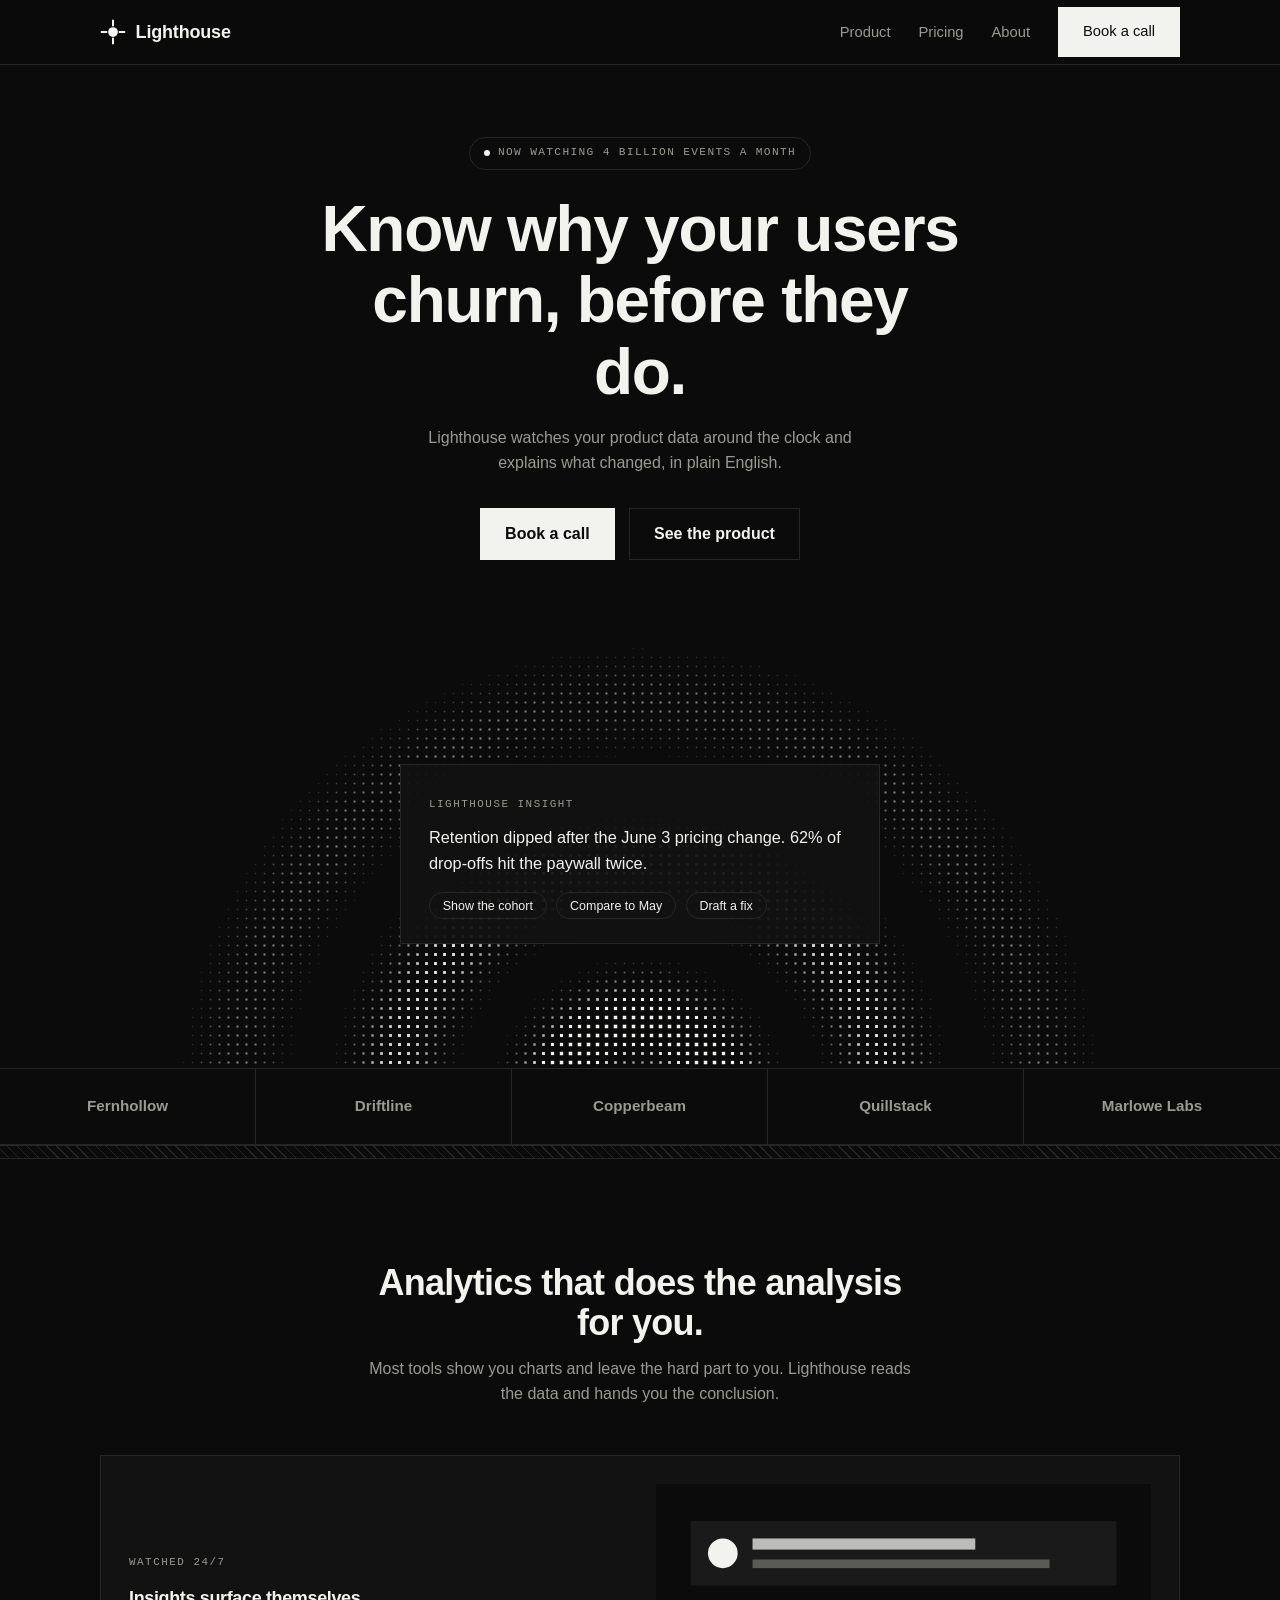
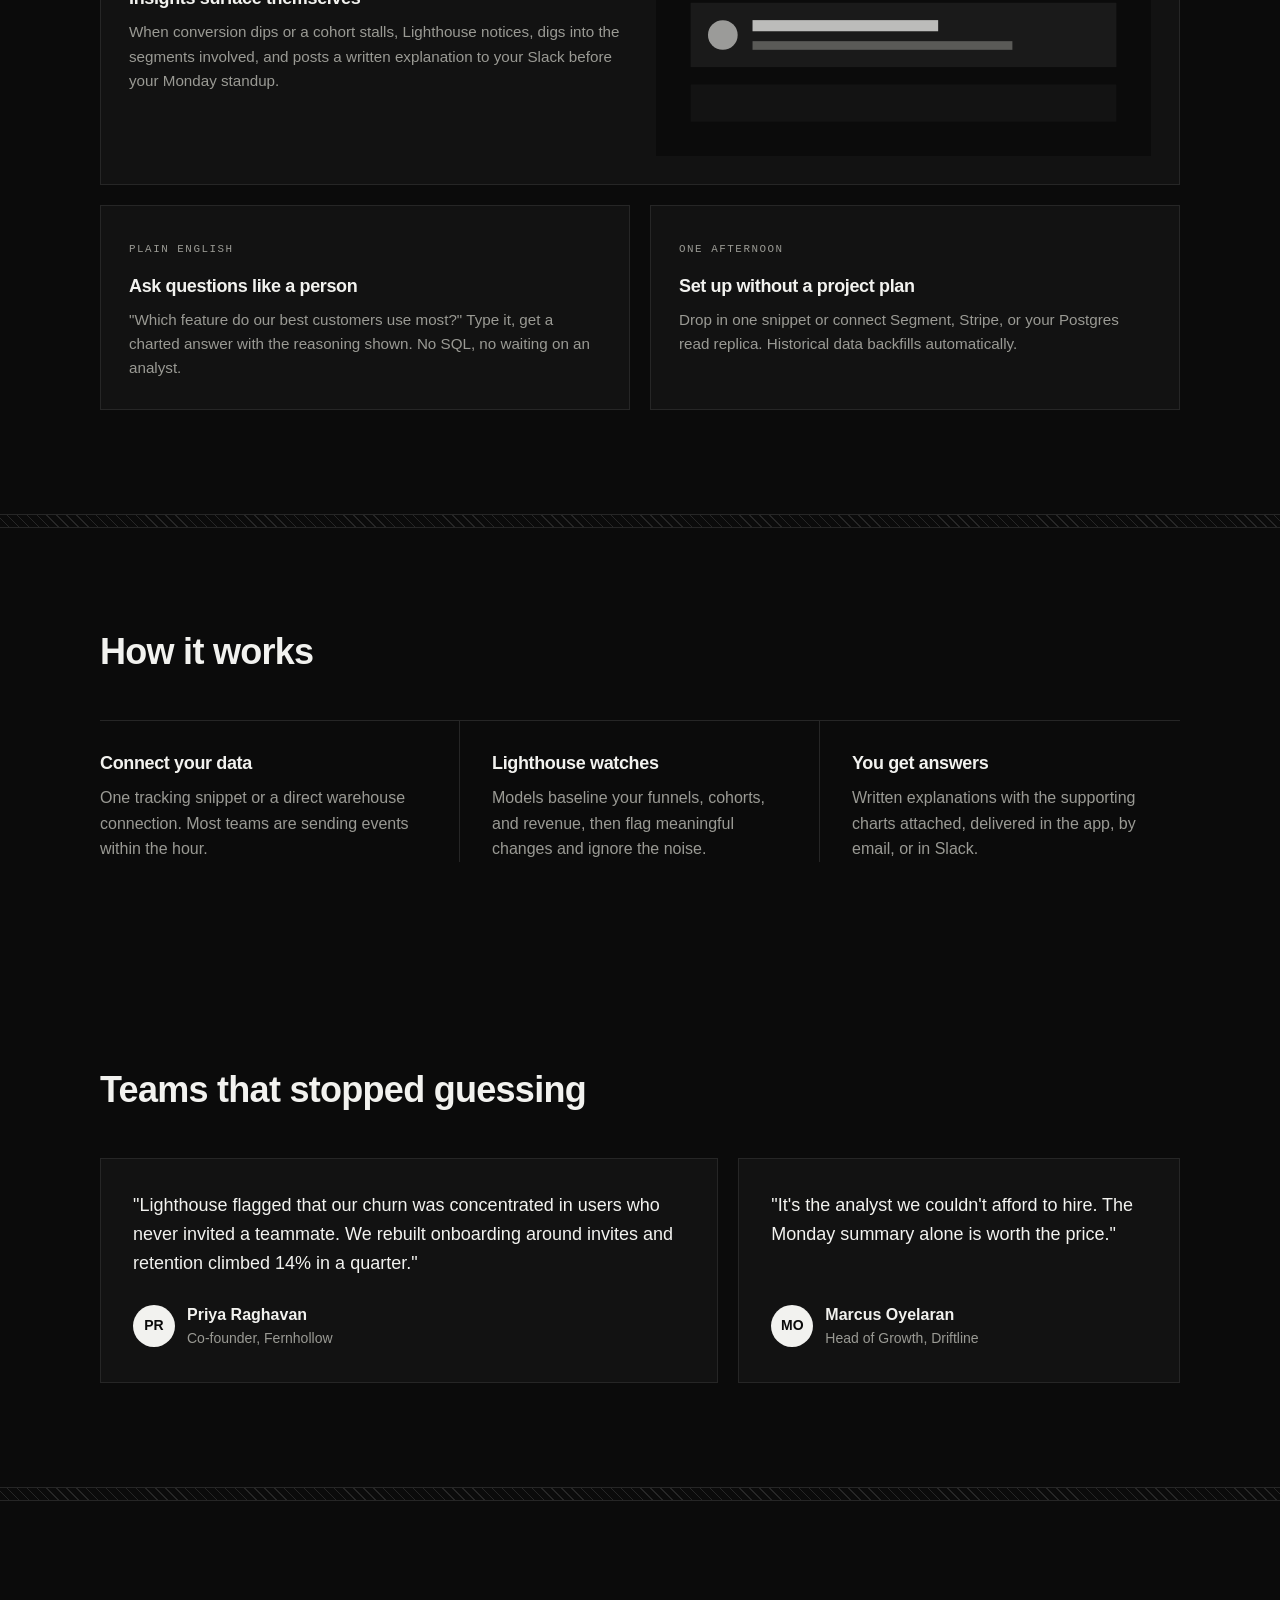
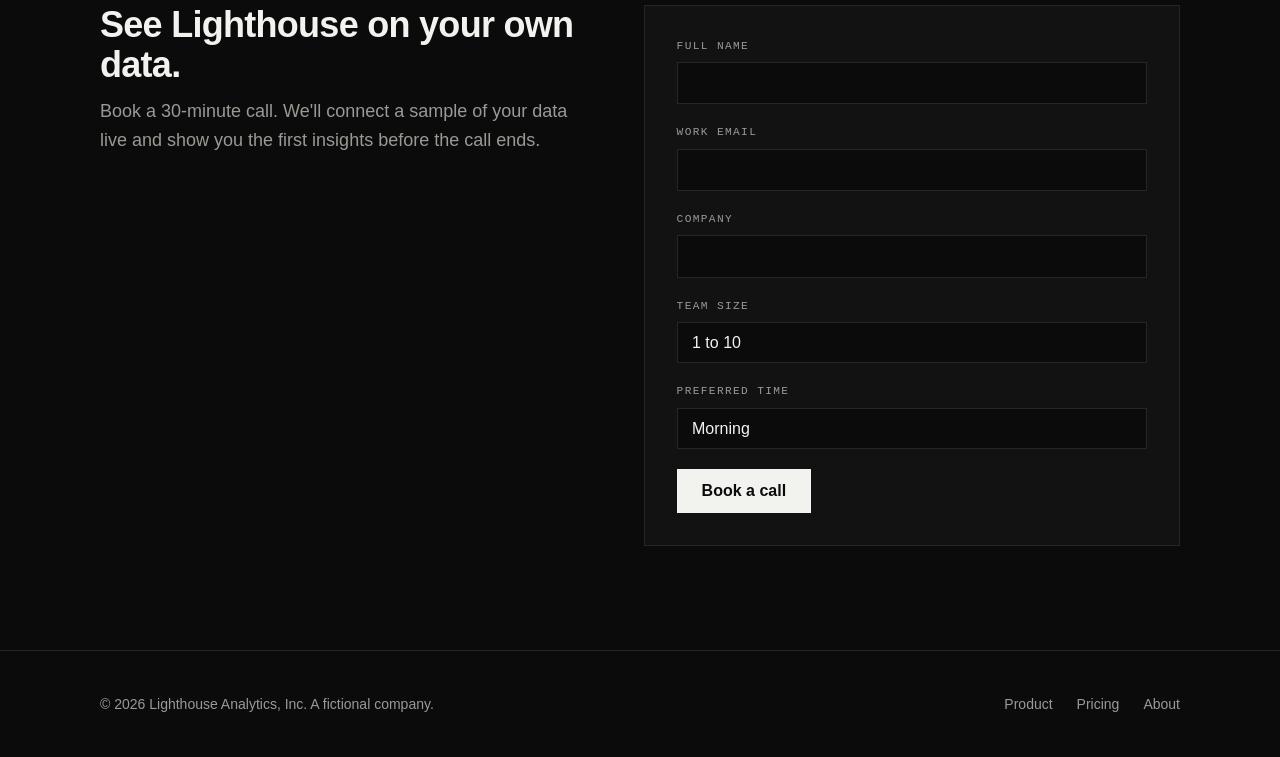
<file: index.html>
<!DOCTYPE html>
<html lang="en">
<head>
  <meta charset="UTF-8">
  <meta name="viewport" content="width=device-width, initial-scale=1.0">
  <title>Lighthouse | Product analytics that explains itself</title>
  <meta name="description" content="Lighthouse watches your product data and tells you why users convert, stall, or churn. Built for teams without a data team.">
  <link rel="stylesheet" href="css/style.css">
</head>
<body>

  <!-- ===== Navigation ===== -->
  <header class="site-nav">
    <div class="container">
      <a class="brand" href="index.html">
        <svg viewBox="0 0 32 32" fill="none" aria-hidden="true">
          <circle cx="16" cy="16" r="6" fill="#f2f2ef"/>
          <path d="M16 2v6M16 24v6M2 16h6M24 16h6" stroke="#f2f2ef" stroke-width="2.5" stroke-linecap="round"/>
        </svg>
        Lighthouse
      </a>
      <button class="nav-toggle" aria-expanded="false" aria-label="Toggle menu">&#9776;</button>
      <ul class="nav-links">
        <li><a href="product.html">Product</a></li>
        <li><a href="pricing.html">Pricing</a></li>
        <li><a href="about.html">About</a></li>
        <li><a class="btn" href="#book">Book a call</a></li>
      </ul>
    </div>
  </header>

  <!-- ===== Hero ===== -->
  <section class="hero">
    <span class="badge">Now watching 4 billion events a month</span>
    <h1>Know why your users churn, before they do.</h1>
    <p>Lighthouse watches your product data around the clock and explains what changed, in plain English.</p>
    <div class="hero-actions">
      <a class="btn" href="#book">Book a call</a>
      <a class="btn btn-ghost" href="product.html">See the product</a>
    </div>
    <div class="dome-wrap">
      <canvas id="dome" width="1120" height="460" aria-hidden="true"></canvas>
      <div class="insight-card">
        <span class="tag">Lighthouse insight</span>
        <p>Retention dipped after the June 3 pricing change. 62% of drop-offs hit the paywall twice.</p>
        <div class="chips">
          <button class="chip" type="button">Show the cohort</button>
          <button class="chip" type="button">Compare to May</button>
          <button class="chip" type="button">Draft a fix</button>
        </div>
      </div>
    </div>
  </section>

  <!-- ===== Logo strip ===== -->
  <div class="logo-strip">
    <span>Fernhollow</span>
    <span>Driftline</span>
    <span>Copperbeam</span>
    <span>Quillstack</span>
    <span>Marlowe Labs</span>
  </div>
  <div class="hatch" aria-hidden="true"></div>

  <!-- ===== Features ===== -->
  <section class="section">
    <div class="container">
      <div class="section-header centered reveal">
        <h2>Analytics that does the analysis for you.</h2>
        <p>Most tools show you charts and leave the hard part to you. Lighthouse reads the data and hands you the conclusion.</p>
      </div>
      <div class="feature-grid">
        <div class="card feature-wide reveal">
          <div>
            <span class="tag">Watched 24/7</span>
            <h3>Insights surface themselves</h3>
            <p>When conversion dips or a cohort stalls, Lighthouse notices, digs into the segments involved, and posts a written explanation to your Slack before your Monday standup.</p>
          </div>
          <div aria-hidden="true">
            <svg viewBox="0 0 400 220" xmlns="http://www.w3.org/2000/svg">
              <rect width="400" height="220" fill="#0b0b0b"/>
              <rect x="28" y="30" width="344" height="52" fill="#1a1a1a"/>
              <circle cx="54" cy="56" r="12" fill="#f2f2ef"/>
              <rect x="78" y="44" width="180" height="9" fill="#f2f2ef" opacity="0.75"/>
              <rect x="78" y="61" width="240" height="7" fill="#9a9a94" opacity="0.5"/>
              <rect x="28" y="96" width="344" height="52" fill="#1a1a1a"/>
              <circle cx="54" cy="122" r="12" fill="#f2f2ef" opacity="0.6"/>
              <rect x="78" y="110" width="150" height="9" fill="#f2f2ef" opacity="0.75"/>
              <rect x="78" y="127" width="210" height="7" fill="#9a9a94" opacity="0.5"/>
              <rect x="28" y="162" width="344" height="30" fill="#1a1a1a" opacity="0.6"/>
            </svg>
          </div>
        </div>
        <div class="card reveal">
          <span class="tag">Plain English</span>
          <h3>Ask questions like a person</h3>
          <p>"Which feature do our best customers use most?" Type it, get a charted answer with the reasoning shown. No SQL, no waiting on an analyst.</p>
        </div>
        <div class="card reveal">
          <span class="tag">One afternoon</span>
          <h3>Set up without a project plan</h3>
          <p>Drop in one snippet or connect Segment, Stripe, or your Postgres read replica. Historical data backfills automatically.</p>
        </div>
      </div>
    </div>
  </section>

  <div class="hatch" aria-hidden="true"></div>

  <!-- ===== How it works ===== -->
  <section class="section">
    <div class="container">
      <div class="section-header reveal">
        <h2>How it works</h2>
      </div>
      <div class="steps">
        <div class="step reveal">
          <h3>Connect your data</h3>
          <p>One tracking snippet or a direct warehouse connection. Most teams are sending events within the hour.</p>
        </div>
        <div class="step reveal">
          <h3>Lighthouse watches</h3>
          <p>Models baseline your funnels, cohorts, and revenue, then flag meaningful changes and ignore the noise.</p>
        </div>
        <div class="step reveal">
          <h3>You get answers</h3>
          <p>Written explanations with the supporting charts attached, delivered in the app, by email, or in Slack.</p>
        </div>
      </div>
    </div>
  </section>

  <!-- ===== Testimonials ===== -->
  <section class="section">
    <div class="container">
      <div class="section-header reveal">
        <h2>Teams that stopped guessing</h2>
      </div>
      <div class="quotes">
        <div class="quote reveal">
          <blockquote>"Lighthouse flagged that our churn was concentrated in users who never invited a teammate. We rebuilt onboarding around invites and retention climbed 14% in a quarter."</blockquote>
          <div class="who">
            <span class="avatar" aria-hidden="true">PR</span>
            <div>
              <div class="name">Priya Raghavan</div>
              <div class="role">Co-founder, Fernhollow</div>
            </div>
          </div>
        </div>
        <div class="quote reveal">
          <blockquote>"It's the analyst we couldn't afford to hire. The Monday summary alone is worth the price."</blockquote>
          <div class="who">
            <span class="avatar" aria-hidden="true">MO</span>
            <div>
              <div class="name">Marcus Oyelaran</div>
              <div class="role">Head of Growth, Driftline</div>
            </div>
          </div>
        </div>
      </div>
    </div>
  </section>

  <div class="hatch" aria-hidden="true"></div>

  <!-- ===== Booking form ===== -->
  <section class="section booking" id="book">
    <div class="container">
      <div class="reveal">
        <h2>See Lighthouse on your own data.</h2>
        <p class="lede">Book a 30-minute call. We'll connect a sample of your data live and show you the first insights before the call ends.</p>
      </div>
      <div class="booking-form reveal">
        <form id="booking-form" novalidate>
          <div class="field" data-required>
            <label for="bf-name">Full name</label>
            <input type="text" id="bf-name" name="name" autocomplete="name">
            <p class="error">Please enter your name.</p>
          </div>
          <div class="field" data-required>
            <label for="bf-email">Work email</label>
            <input type="email" id="bf-email" name="email" autocomplete="email">
            <p class="error">Please enter a valid email address.</p>
          </div>
          <div class="field" data-required>
            <label for="bf-company">Company</label>
            <input type="text" id="bf-company" name="company" autocomplete="organization">
            <p class="error">Please enter your company name.</p>
          </div>
          <div class="field">
            <label for="bf-size">Team size</label>
            <select id="bf-size" name="team-size">
              <option value="1-10">1 to 10</option>
              <option value="11-50">11 to 50</option>
              <option value="51-200">51 to 200</option>
              <option value="200+">More than 200</option>
            </select>
          </div>
          <div class="field">
            <label for="bf-time">Preferred time</label>
            <select id="bf-time" name="preferred-time">
              <option value="morning">Morning</option>
              <option value="afternoon">Afternoon</option>
              <option value="flexible">Flexible</option>
            </select>
          </div>
          <button type="submit" class="btn">Book a call</button>
        </form>
        <div class="form-success" role="status">
          <span class="glyph" aria-hidden="true">
            <svg viewBox="0 0 24 24" width="26" height="26" fill="none" stroke="currentColor" stroke-width="2.5" stroke-linecap="round" stroke-linejoin="round"><path d="M4 12l5 5L20 6"/></svg>
          </span>
          <h3>Request received</h3>
          <p>Thanks! We'll email you a few times that match your preference within one business day.</p>
        </div>
      </div>
    </div>
  </section>

  <!-- ===== Footer ===== -->
  <footer class="site-footer">
    <div class="container">
      <p>&copy; 2026 Lighthouse Analytics, Inc. A fictional company.</p>
      <ul class="footer-links">
        <li><a href="product.html">Product</a></li>
        <li><a href="pricing.html">Pricing</a></li>
        <li><a href="about.html">About</a></li>
      </ul>
    </div>
  </footer>

  <script src="js/main.js"></script>
</body>
</html>
</file>
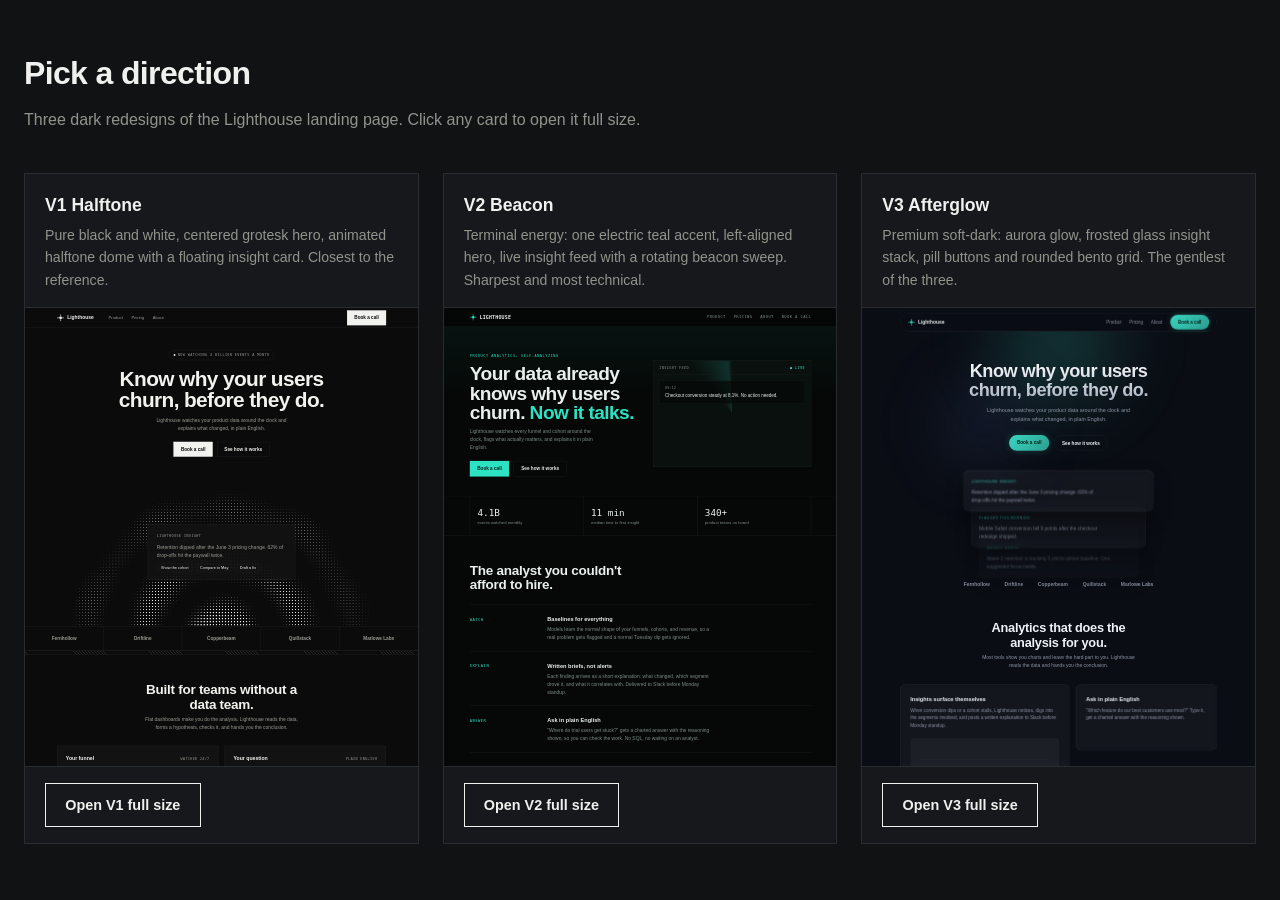
<file: redesign/index.html>
<!DOCTYPE html>
<html lang="en">
<head>
<meta charset="UTF-8">
<meta name="viewport" content="width=device-width, initial-scale=1.0">
<title>Lighthouse Redesign | Pick a direction</title>
<style>
  :root {
    --bg: #101214;
    --ink: #f0f0ee;
    --dim: #93938d;
    --line: #2a2d30;
  }
  * { box-sizing: border-box; }
  body { margin: 0; background: var(--bg); color: var(--ink); font-family: ui-sans-serif, -apple-system, "Segoe UI", Roboto, Arial, sans-serif; line-height: 1.6; }
  .container { max-width: 1400px; margin-inline: auto; padding: 3rem 1.5rem; }
  h1 { letter-spacing: -0.02em; margin: 0 0 0.5rem; }
  .sub { color: var(--dim); margin: 0 0 2.5rem; }
  .grid { display: grid; grid-template-columns: repeat(3, 1fr); gap: 1.5rem; }
  .option { border: 1px solid var(--line); background: #16181b; display: flex; flex-direction: column; min-width: 0; }
  .option h2 { font-size: 1.1rem; margin: 0; padding: 1.1rem 1.25rem 0.25rem; }
  .option p { color: var(--dim); font-size: 0.88rem; margin: 0; padding: 0 1.25rem 1rem; min-height: 3.6em; }
  /* Live scaled preview: a full desktop render squeezed into the card */
  .preview { position: relative; overflow: hidden; height: 460px; border-block: 1px solid var(--line); }
  .preview iframe {
    width: 1280px; height: 1650px; border: none;
    transform-origin: top left;
    pointer-events: none;
  }
  .preview a.cover { position: absolute; inset: 0; }
  .actions { padding: 1rem 1.25rem; }
  .actions a {
    display: inline-block; padding: 0.6rem 1.2rem; border: 1px solid var(--ink);
    color: var(--ink); text-decoration: none; font-weight: 600; font-size: 0.9rem;
  }
  .actions a:hover { background: var(--ink); color: var(--bg); }
  @media (max-width: 1000px) { .grid { grid-template-columns: 1fr; } }
</style>
</head>
<body>
<div class="container">
  <h1>Pick a direction</h1>
  <p class="sub">Three dark redesigns of the Lighthouse landing page. Click any card to open it full size.</p>
  <div class="grid">
    <div class="option">
      <h2>V1 Halftone</h2>
      <p>Pure black and white, centered grotesk hero, animated halftone dome with a floating insight card. Closest to the reference.</p>
      <div class="preview">
        <iframe src="v1.html" title="V1 Halftone preview" scrolling="no"></iframe>
        <a class="cover" href="v1.html" aria-label="Open V1 Halftone"></a>
      </div>
      <div class="actions"><a href="v1.html">Open V1 full size</a></div>
    </div>
    <div class="option">
      <h2>V2 Beacon</h2>
      <p>Terminal energy: one electric teal accent, left-aligned hero, live insight feed with a rotating beacon sweep. Sharpest and most technical.</p>
      <div class="preview">
        <iframe src="v2.html" title="V2 Beacon preview" scrolling="no"></iframe>
        <a class="cover" href="v2.html" aria-label="Open V2 Beacon"></a>
      </div>
      <div class="actions"><a href="v2.html">Open V2 full size</a></div>
    </div>
    <div class="option">
      <h2>V3 Afterglow</h2>
      <p>Premium soft-dark: aurora glow, frosted glass insight stack, pill buttons and rounded bento grid. The gentlest of the three.</p>
      <div class="preview">
        <iframe src="v3.html" title="V3 Afterglow preview" scrolling="no"></iframe>
        <a class="cover" href="v3.html" aria-label="Open V3 Afterglow"></a>
      </div>
      <div class="actions"><a href="v3.html">Open V3 full size</a></div>
    </div>
  </div>
</div>
<script>
// Fit each 1280px-wide iframe to its card, whatever the card's real width is.
function fitPreviews() {
  document.querySelectorAll(".preview").forEach((p) => {
    const frame = p.querySelector("iframe");
    const scale = p.clientWidth / 1280;
    frame.style.transform = "scale(" + scale + ")";
    frame.style.height = Math.ceil(p.clientHeight / scale) + "px";
  });
}
fitPreviews();
window.addEventListener("resize", fitPreviews);
</script>
</body>
</html>
</file>
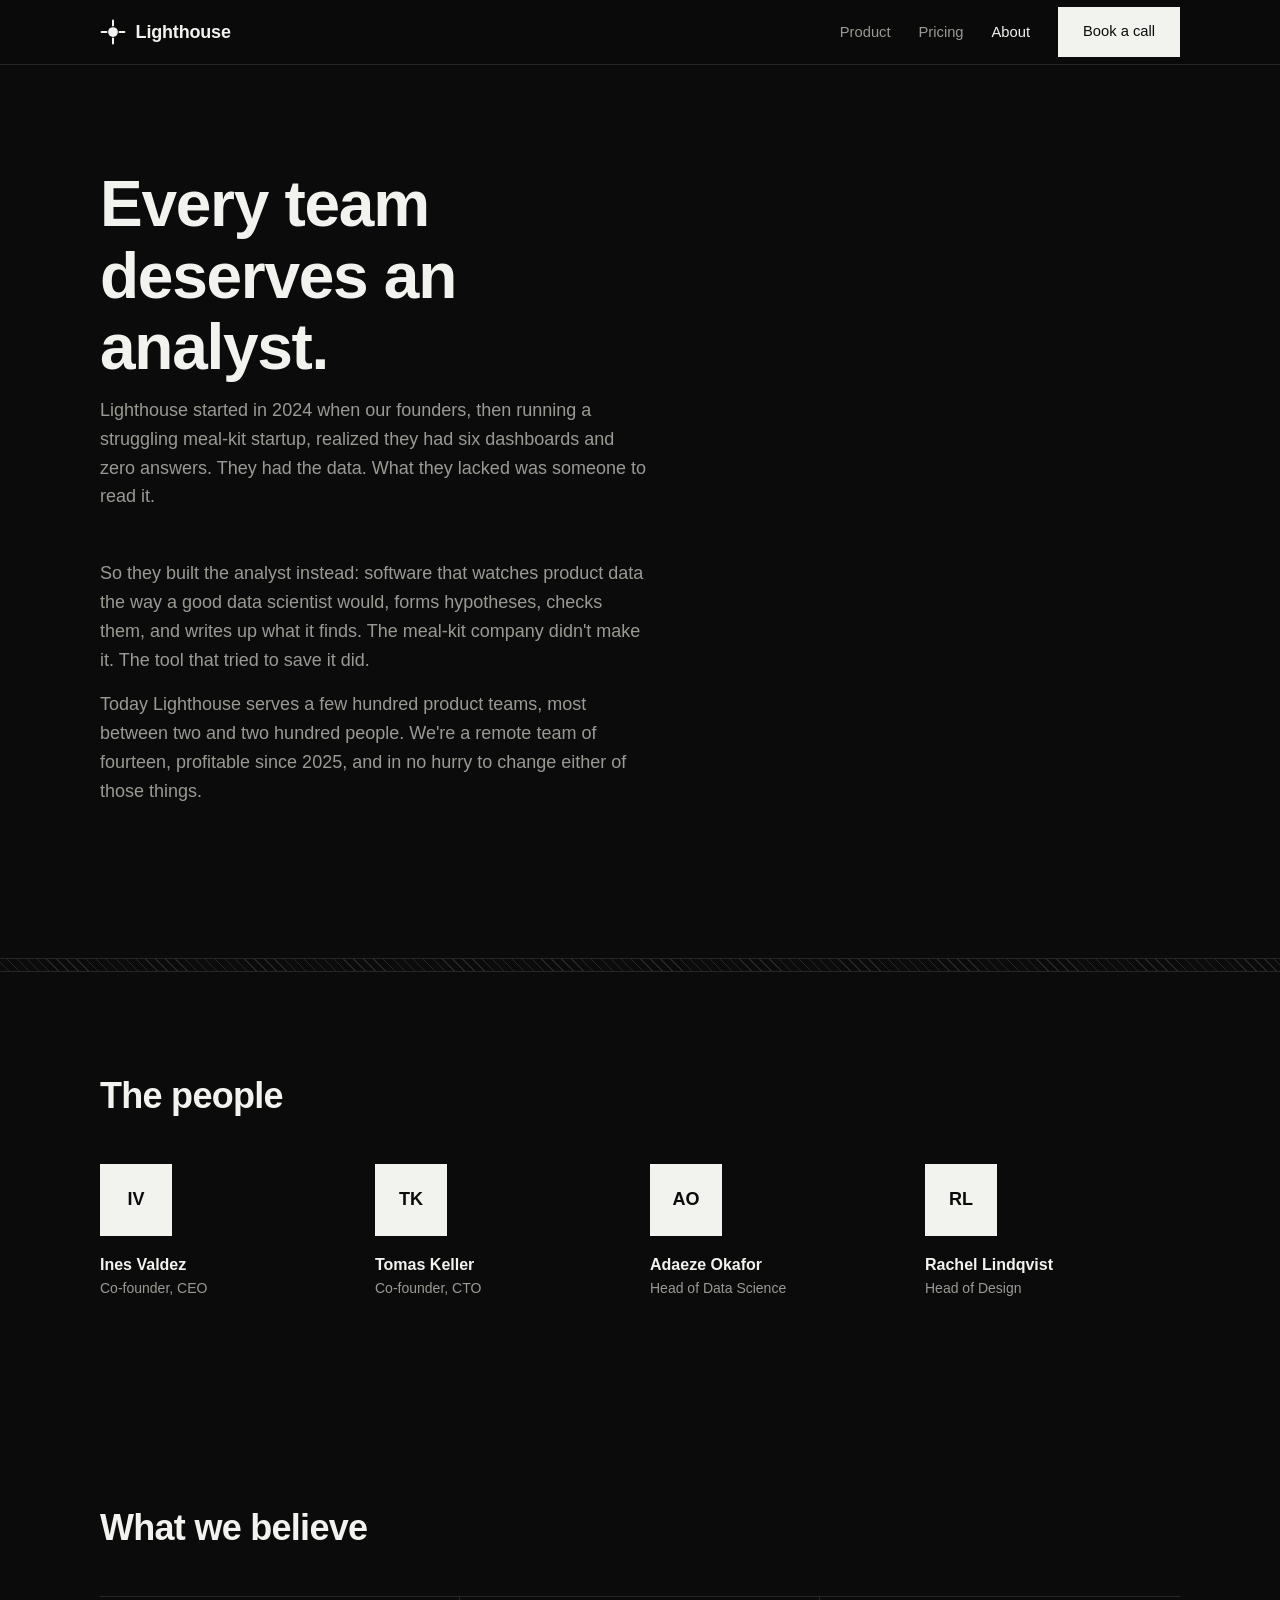
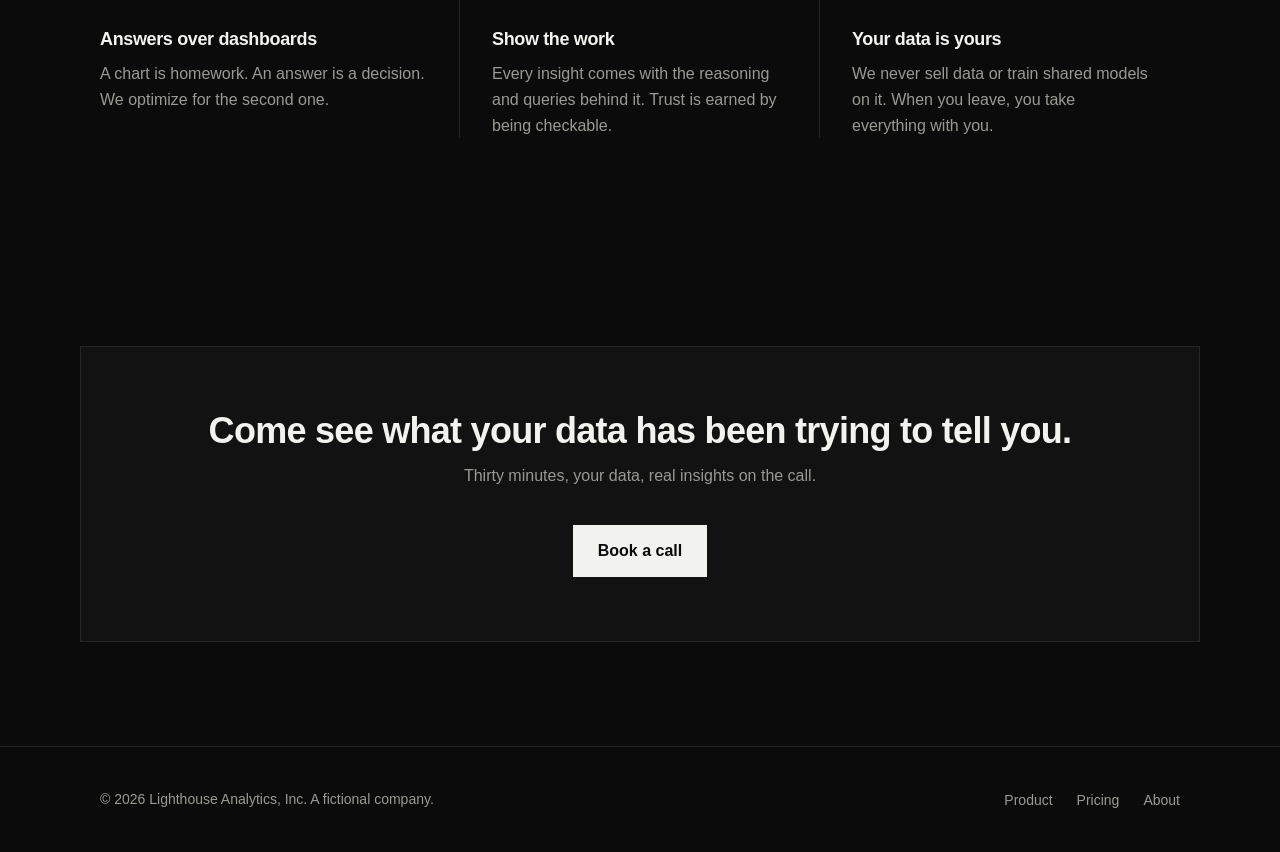
<file: about.html>
<!DOCTYPE html>
<html lang="en">
<head>
  <meta charset="UTF-8">
  <meta name="viewport" content="width=device-width, initial-scale=1.0">
  <title>About | Lighthouse</title>
  <meta name="description" content="Why we built Lighthouse: product analytics for teams without a data team.">
  <link rel="stylesheet" href="css/style.css">
</head>
<body>

  <header class="site-nav">
    <div class="container">
      <a class="brand" href="index.html">
        <svg viewBox="0 0 32 32" fill="none" aria-hidden="true">
          <circle cx="16" cy="16" r="6" fill="#f2f2ef"/>
          <path d="M16 2v6M16 24v6M2 16h6M24 16h6" stroke="#f2f2ef" stroke-width="2.5" stroke-linecap="round"/>
        </svg>
        Lighthouse
      </a>
      <button class="nav-toggle" aria-expanded="false" aria-label="Toggle menu">&#9776;</button>
      <ul class="nav-links">
        <li><a href="product.html">Product</a></li>
        <li><a href="pricing.html">Pricing</a></li>
        <li><a href="about.html" aria-current="page">About</a></li>
        <li><a class="btn" href="index.html#book">Book a call</a></li>
      </ul>
    </div>
  </header>

  <section class="section">
    <div class="container">
      <div class="section-header reveal">
        <h1>Every team deserves an analyst.</h1>
        <p class="lede">Lighthouse started in 2024 when our founders, then running a struggling meal-kit startup, realized they had six dashboards and zero answers. They had the data. What they lacked was someone to read it.</p>
      </div>
      <div class="section-header reveal">
        <p class="lede">So they built the analyst instead: software that watches product data the way a good data scientist would, forms hypotheses, checks them, and writes up what it finds. The meal-kit company didn't make it. The tool that tried to save it did.</p>
        <p class="lede">Today Lighthouse serves a few hundred product teams, most between two and two hundred people. We're a remote team of fourteen, profitable since 2025, and in no hurry to change either of those things.</p>
      </div>
    </div>
  </section>

  <div class="hatch" aria-hidden="true"></div>

  <!-- Team -->
  <section class="section">
    <div class="container">
      <div class="section-header reveal">
        <h2>The people</h2>
      </div>
      <div class="team-grid">
        <div class="team-card reveal">
          <span class="avatar" aria-hidden="true">IV</span>
          <div class="name">Ines Valdez</div>
          <div class="role">Co-founder, CEO</div>
        </div>
        <div class="team-card reveal">
          <span class="avatar" aria-hidden="true">TK</span>
          <div class="name">Tomas Keller</div>
          <div class="role">Co-founder, CTO</div>
        </div>
        <div class="team-card reveal">
          <span class="avatar" aria-hidden="true">AO</span>
          <div class="name">Adaeze Okafor</div>
          <div class="role">Head of Data Science</div>
        </div>
        <div class="team-card reveal">
          <span class="avatar" aria-hidden="true">RL</span>
          <div class="name">Rachel Lindqvist</div>
          <div class="role">Head of Design</div>
        </div>
      </div>
    </div>
  </section>

  <!-- Values -->
  <section class="section">
    <div class="container">
      <div class="section-header reveal">
        <h2>What we believe</h2>
      </div>
      <div class="values">
        <div class="step reveal">
          <h3>Answers over dashboards</h3>
          <p>A chart is homework. An answer is a decision. We optimize for the second one.</p>
        </div>
        <div class="step reveal">
          <h3>Show the work</h3>
          <p>Every insight comes with the reasoning and queries behind it. Trust is earned by being checkable.</p>
        </div>
        <div class="step reveal">
          <h3>Your data is yours</h3>
          <p>We never sell data or train shared models on it. When you leave, you take everything with you.</p>
        </div>
      </div>
    </div>
  </section>

  <!-- CTA band -->
  <section class="section cta-band">
    <div class="container reveal">
      <h2>Come see what your data has been trying to tell you.</h2>
      <p>Thirty minutes, your data, real insights on the call.</p>
      <a class="btn" href="index.html#book">Book a call</a>
    </div>
  </section>

  <footer class="site-footer">
    <div class="container">
      <p>&copy; 2026 Lighthouse Analytics, Inc. A fictional company.</p>
      <ul class="footer-links">
        <li><a href="product.html">Product</a></li>
        <li><a href="pricing.html">Pricing</a></li>
        <li><a href="about.html">About</a></li>
      </ul>
    </div>
  </footer>

  <script src="js/main.js"></script>
</body>
</html>
</file>
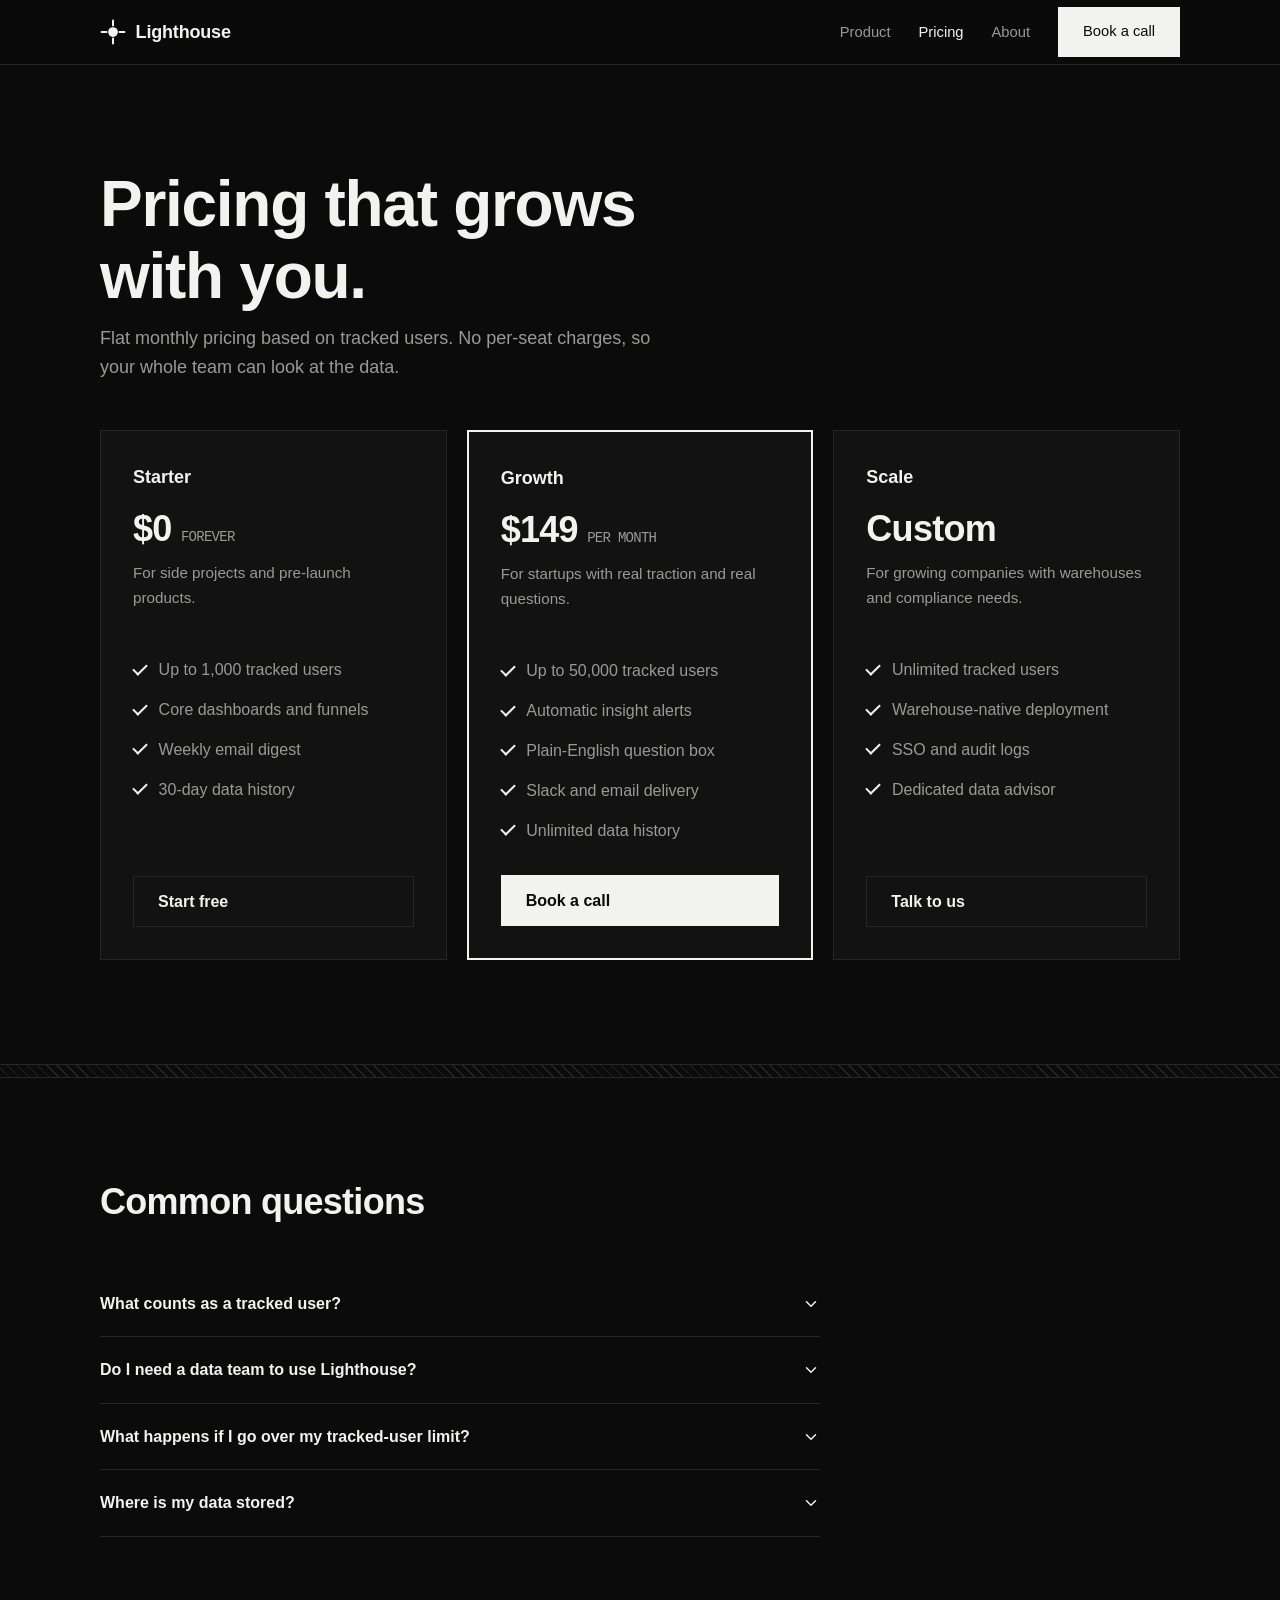
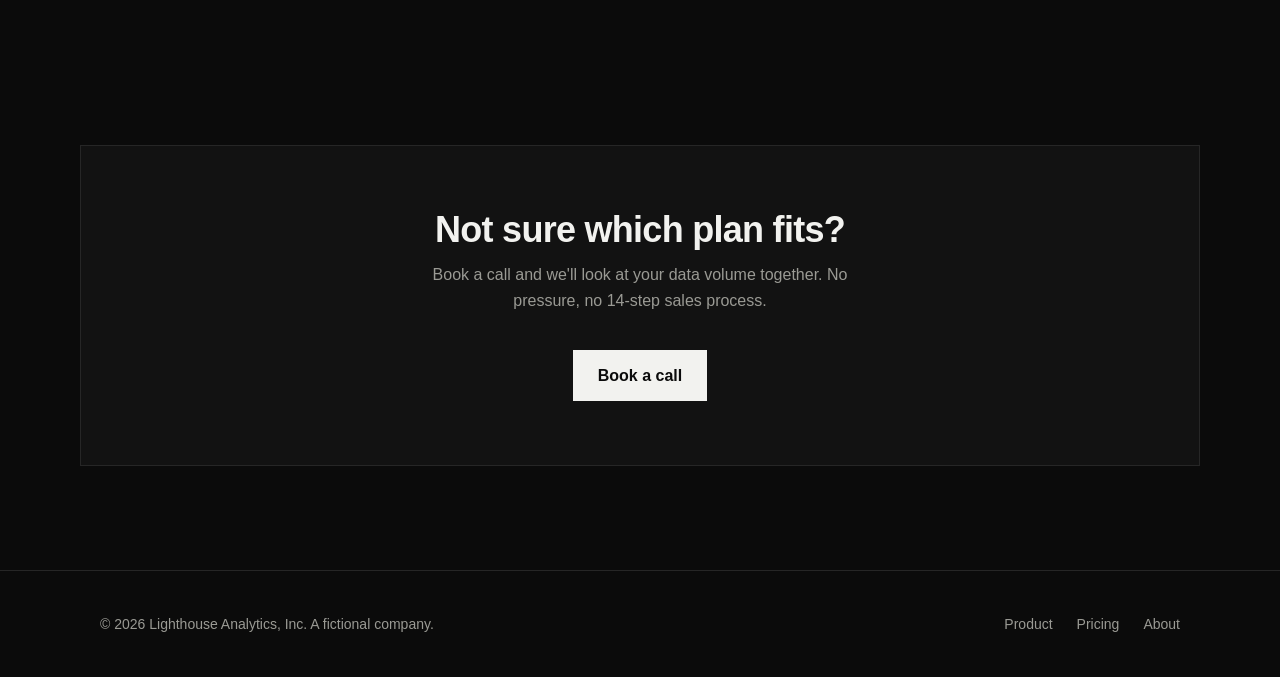
<file: pricing.html>
<!DOCTYPE html>
<html lang="en">
<head>
  <meta charset="UTF-8">
  <meta name="viewport" content="width=device-width, initial-scale=1.0">
  <title>Pricing | Lighthouse</title>
  <meta name="description" content="Simple pricing for Lighthouse: free to start, flat pricing as you grow.">
  <link rel="stylesheet" href="css/style.css">
</head>
<body>

  <header class="site-nav">
    <div class="container">
      <a class="brand" href="index.html">
        <svg viewBox="0 0 32 32" fill="none" aria-hidden="true">
          <circle cx="16" cy="16" r="6" fill="#f2f2ef"/>
          <path d="M16 2v6M16 24v6M2 16h6M24 16h6" stroke="#f2f2ef" stroke-width="2.5" stroke-linecap="round"/>
        </svg>
        Lighthouse
      </a>
      <button class="nav-toggle" aria-expanded="false" aria-label="Toggle menu">&#9776;</button>
      <ul class="nav-links">
        <li><a href="product.html">Product</a></li>
        <li><a href="pricing.html" aria-current="page">Pricing</a></li>
        <li><a href="about.html">About</a></li>
        <li><a class="btn" href="index.html#book">Book a call</a></li>
      </ul>
    </div>
  </header>

  <section class="section">
    <div class="container">
      <div class="section-header reveal">
        <h1>Pricing that grows with you.</h1>
        <p class="lede">Flat monthly pricing based on tracked users. No per-seat charges, so your whole team can look at the data.</p>
      </div>

      <div class="pricing-grid">
        <div class="plan reveal">
          <div class="plan-name">Starter</div>
          <div class="price">$0 <small>FOREVER</small></div>
          <p>For side projects and pre-launch products.</p>
          <ul>
            <li>Up to 1,000 tracked users</li>
            <li>Core dashboards and funnels</li>
            <li>Weekly email digest</li>
            <li>30-day data history</li>
          </ul>
          <a class="btn btn-ghost" href="index.html#book">Start free</a>
        </div>

        <div class="plan featured reveal">
          <div class="plan-name">Growth</div>
          <div class="price">$149 <small>PER MONTH</small></div>
          <p>For startups with real traction and real questions.</p>
          <ul>
            <li>Up to 50,000 tracked users</li>
            <li>Automatic insight alerts</li>
            <li>Plain-English question box</li>
            <li>Slack and email delivery</li>
            <li>Unlimited data history</li>
          </ul>
          <a class="btn" href="index.html#book">Book a call</a>
        </div>

        <div class="plan reveal">
          <div class="plan-name">Scale</div>
          <div class="price">Custom</div>
          <p>For growing companies with warehouses and compliance needs.</p>
          <ul>
            <li>Unlimited tracked users</li>
            <li>Warehouse-native deployment</li>
            <li>SSO and audit logs</li>
            <li>Dedicated data advisor</li>
          </ul>
          <a class="btn btn-ghost" href="index.html#book">Talk to us</a>
        </div>
      </div>
    </div>
  </section>

  <div class="hatch" aria-hidden="true"></div>

  <!-- FAQ -->
  <section class="section">
    <div class="container">
      <div class="section-header reveal">
        <h2>Common questions</h2>
      </div>
      <div class="faq reveal">
        <div class="faq-item">
          <button aria-expanded="false">
            What counts as a tracked user?
            <svg class="chevron" viewBox="0 0 24 24" width="18" height="18" fill="none" stroke="currentColor" stroke-width="2" stroke-linecap="round" aria-hidden="true"><path d="M6 9l6 6 6-6"/></svg>
          </button>
          <div class="faq-answer">Anyone who triggers at least one event in your product during the billing month. Visitors who bounce off your marketing site don't count.</div>
        </div>
        <div class="faq-item">
          <button aria-expanded="false">
            Do I need a data team to use Lighthouse?
            <svg class="chevron" viewBox="0 0 24 24" width="18" height="18" fill="none" stroke="currentColor" stroke-width="2" stroke-linecap="round" aria-hidden="true"><path d="M6 9l6 6 6-6"/></svg>
          </button>
          <div class="faq-answer">No, that's the point. Lighthouse was built for teams where the founder is also the analyst. If you do have analysts, they can inspect every query behind every answer.</div>
        </div>
        <div class="faq-item">
          <button aria-expanded="false">
            What happens if I go over my tracked-user limit?
            <svg class="chevron" viewBox="0 0 24 24" width="18" height="18" fill="none" stroke="currentColor" stroke-width="2" stroke-linecap="round" aria-hidden="true"><path d="M6 9l6 6 6-6"/></svg>
          </button>
          <div class="faq-answer">Nothing breaks. We keep collecting data and email you about moving up a tier. You'll never lose data over a billing limit.</div>
        </div>
        <div class="faq-item">
          <button aria-expanded="false">
            Where is my data stored?
            <svg class="chevron" viewBox="0 0 24 24" width="18" height="18" fill="none" stroke="currentColor" stroke-width="2" stroke-linecap="round" aria-hidden="true"><path d="M6 9l6 6 6-6"/></svg>
          </button>
          <div class="faq-answer">In your choice of US or EU regions. On the Scale plan, Lighthouse can run directly against your own warehouse so raw data never leaves your infrastructure.</div>
        </div>
      </div>
    </div>
  </section>

  <!-- CTA band -->
  <section class="section cta-band">
    <div class="container reveal">
      <h2>Not sure which plan fits?</h2>
      <p>Book a call and we'll look at your data volume together. No pressure, no 14-step sales process.</p>
      <a class="btn" href="index.html#book">Book a call</a>
    </div>
  </section>

  <footer class="site-footer">
    <div class="container">
      <p>&copy; 2026 Lighthouse Analytics, Inc. A fictional company.</p>
      <ul class="footer-links">
        <li><a href="product.html">Product</a></li>
        <li><a href="pricing.html">Pricing</a></li>
        <li><a href="about.html">About</a></li>
      </ul>
    </div>
  </footer>

  <script src="js/main.js"></script>
</body>
</html>
</file>
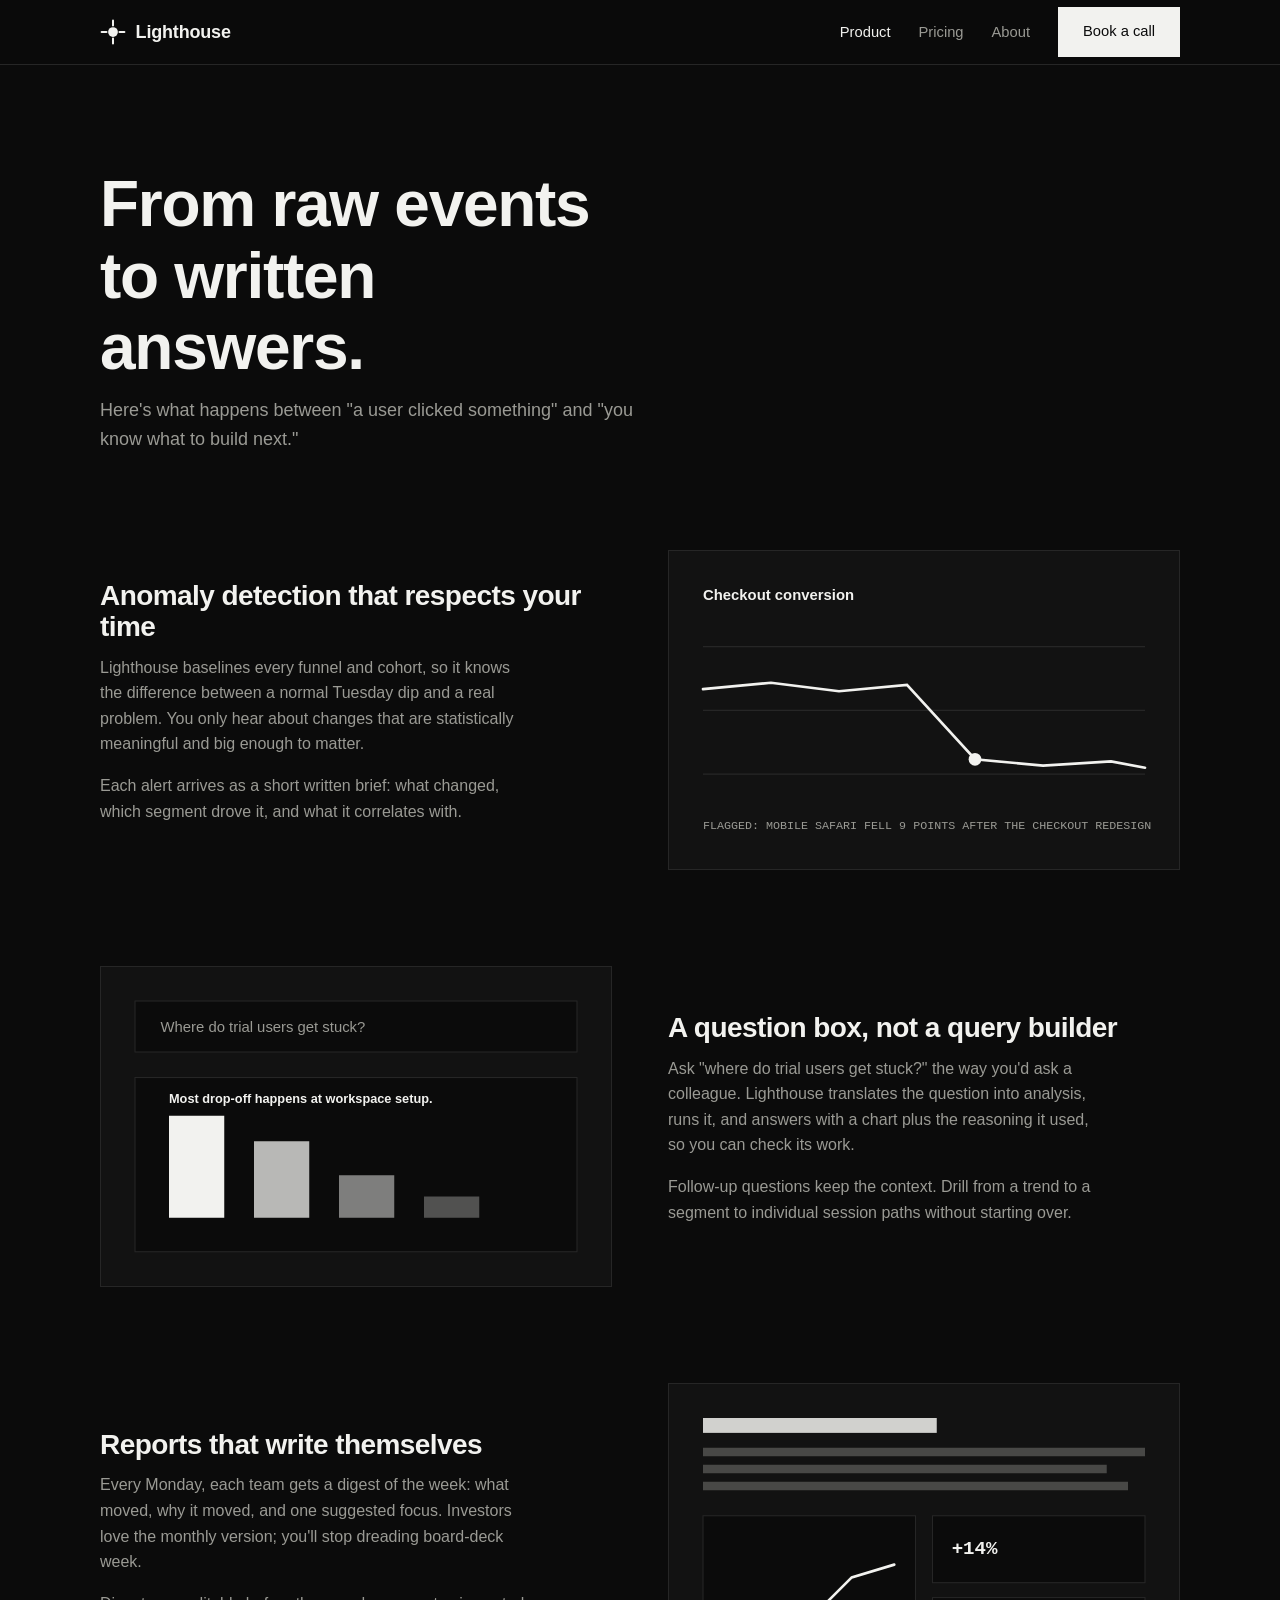
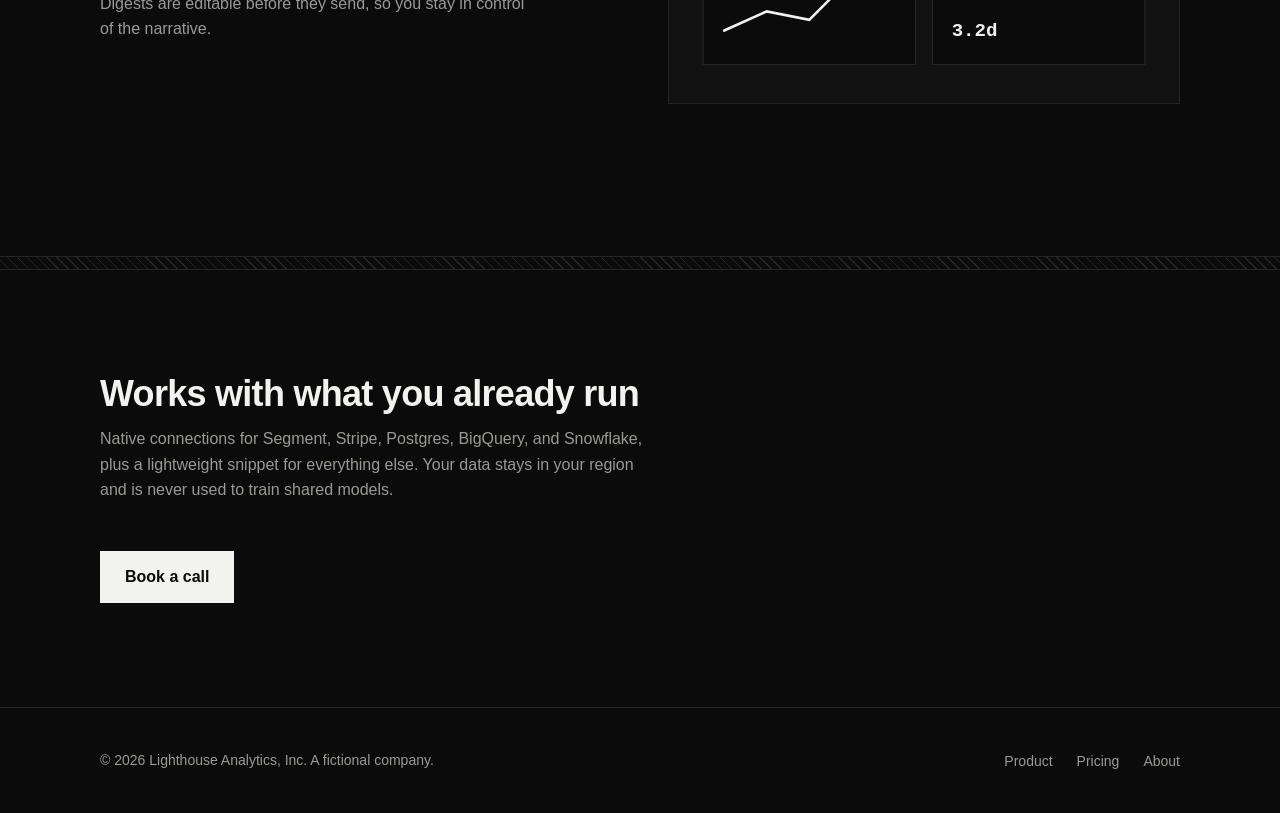
<file: product.html>
<!DOCTYPE html>
<html lang="en">
<head>
  <meta charset="UTF-8">
  <meta name="viewport" content="width=device-width, initial-scale=1.0">
  <title>Product | Lighthouse</title>
  <meta name="description" content="A closer look at how Lighthouse turns raw product events into written, evidence-backed answers.">
  <link rel="stylesheet" href="css/style.css">
</head>
<body>

  <header class="site-nav">
    <div class="container">
      <a class="brand" href="index.html">
        <svg viewBox="0 0 32 32" fill="none" aria-hidden="true">
          <circle cx="16" cy="16" r="6" fill="#f2f2ef"/>
          <path d="M16 2v6M16 24v6M2 16h6M24 16h6" stroke="#f2f2ef" stroke-width="2.5" stroke-linecap="round"/>
        </svg>
        Lighthouse
      </a>
      <button class="nav-toggle" aria-expanded="false" aria-label="Toggle menu">&#9776;</button>
      <ul class="nav-links">
        <li><a href="product.html" aria-current="page">Product</a></li>
        <li><a href="pricing.html">Pricing</a></li>
        <li><a href="about.html">About</a></li>
        <li><a class="btn" href="index.html#book">Book a call</a></li>
      </ul>
    </div>
  </header>

  <section class="section">
    <div class="container">
      <div class="section-header reveal">
        <h1>From raw events to written answers.</h1>
        <p class="lede">Here's what happens between "a user clicked something" and "you know what to build next."</p>
      </div>

      <!-- Row 1 -->
      <div class="product-row reveal">
        <div>
          <h2>Anomaly detection that respects your time</h2>
          <p>Lighthouse baselines every funnel and cohort, so it knows the difference between a normal Tuesday dip and a real problem. You only hear about changes that are statistically meaningful and big enough to matter.</p>
          <p>Each alert arrives as a short written brief: what changed, which segment drove it, and what it correlates with.</p>
        </div>
        <div class="row-art" aria-hidden="true">
          <svg viewBox="0 0 480 300" xmlns="http://www.w3.org/2000/svg">
            <rect width="480" height="300" fill="#121212"/>
            <text x="32" y="46" font-family="sans-serif" font-size="14" font-weight="600" fill="#f2f2ef">Checkout conversion</text>
            <g stroke="#262626"><line x1="32" y1="90" x2="448" y2="90"/><line x1="32" y1="150" x2="448" y2="150"/><line x1="32" y1="210" x2="448" y2="210"/></g>
            <polyline points="32,130 96,124 160,132 224,126 288,196 352,202 416,198 448,204" fill="none" stroke="#f2f2ef" stroke-width="2.5" stroke-linecap="round"/>
            <circle cx="288" cy="196" r="6" fill="#f2f2ef"/>
            <text x="32" y="262" font-family="monospace" font-size="11" fill="#9a9a94">FLAGGED: MOBILE SAFARI FELL 9 POINTS AFTER THE CHECKOUT REDESIGN</text>
          </svg>
        </div>
      </div>

      <!-- Row 2 (flipped) -->
      <div class="product-row flip reveal">
        <div>
          <h2>A question box, not a query builder</h2>
          <p>Ask "where do trial users get stuck?" the way you'd ask a colleague. Lighthouse translates the question into analysis, runs it, and answers with a chart plus the reasoning it used, so you can check its work.</p>
          <p>Follow-up questions keep the context. Drill from a trend to a segment to individual session paths without starting over.</p>
        </div>
        <div class="row-art" aria-hidden="true">
          <svg viewBox="0 0 480 300" xmlns="http://www.w3.org/2000/svg">
            <rect width="480" height="300" fill="#121212"/>
            <rect x="32" y="32" width="416" height="48" fill="#0b0b0b" stroke="#262626"/>
            <text x="56" y="61" font-family="sans-serif" font-size="14" fill="#9a9a94">Where do trial users get stuck?</text>
            <rect x="32" y="104" width="416" height="164" fill="#0b0b0b" stroke="#262626"/>
            <g fill="#f2f2ef">
              <rect x="64" y="140" width="52" height="96"/>
              <rect x="144" y="164" width="52" height="72" opacity="0.75"/>
              <rect x="224" y="196" width="52" height="40" opacity="0.5"/>
              <rect x="304" y="216" width="52" height="20" opacity="0.3"/>
            </g>
            <text x="64" y="128" font-family="sans-serif" font-size="12" font-weight="600" fill="#f2f2ef">Most drop-off happens at workspace setup.</text>
          </svg>
        </div>
      </div>

      <!-- Row 3 -->
      <div class="product-row reveal">
        <div>
          <h2>Reports that write themselves</h2>
          <p>Every Monday, each team gets a digest of the week: what moved, why it moved, and one suggested focus. Investors love the monthly version; you'll stop dreading board-deck week.</p>
          <p>Digests are editable before they send, so you stay in control of the narrative.</p>
        </div>
        <div class="row-art" aria-hidden="true">
          <svg viewBox="0 0 480 300" xmlns="http://www.w3.org/2000/svg">
            <rect width="480" height="300" fill="#121212"/>
            <rect x="32" y="32" width="220" height="14" fill="#f2f2ef" opacity="0.85"/>
            <rect x="32" y="60" width="416" height="8" fill="#9a9a94" opacity="0.4"/>
            <rect x="32" y="76" width="380" height="8" fill="#9a9a94" opacity="0.4"/>
            <rect x="32" y="92" width="400" height="8" fill="#9a9a94" opacity="0.4"/>
            <rect x="32" y="124" width="200" height="140" fill="#0b0b0b" stroke="#262626"/>
            <polyline points="52,232 92,214 132,222 172,182 212,170" fill="none" stroke="#f2f2ef" stroke-width="2.5" stroke-linecap="round"/>
            <rect x="248" y="124" width="200" height="63" fill="#0b0b0b" stroke="#262626"/>
            <rect x="248" y="201" width="200" height="63" fill="#0b0b0b" stroke="#262626"/>
            <text x="266" y="160" font-family="monospace" font-size="18" font-weight="700" fill="#f2f2ef">+14%</text>
            <text x="266" y="237" font-family="monospace" font-size="18" font-weight="700" fill="#f2f2ef">3.2d</text>
          </svg>
        </div>
      </div>
    </div>
  </section>

  <div class="hatch" aria-hidden="true"></div>

  <!-- Integrations -->
  <section class="section">
    <div class="container">
      <div class="section-header reveal">
        <h2>Works with what you already run</h2>
        <p>Native connections for Segment, Stripe, Postgres, BigQuery, and Snowflake, plus a lightweight snippet for everything else. Your data stays in your region and is never used to train shared models.</p>
      </div>
      <a class="btn reveal" href="index.html#book">Book a call</a>
    </div>
  </section>

  <footer class="site-footer">
    <div class="container">
      <p>&copy; 2026 Lighthouse Analytics, Inc. A fictional company.</p>
      <ul class="footer-links">
        <li><a href="product.html">Product</a></li>
        <li><a href="pricing.html">Pricing</a></li>
        <li><a href="about.html">About</a></li>
      </ul>
    </div>
  </footer>

  <script src="js/main.js"></script>
</body>
</html>
</file>
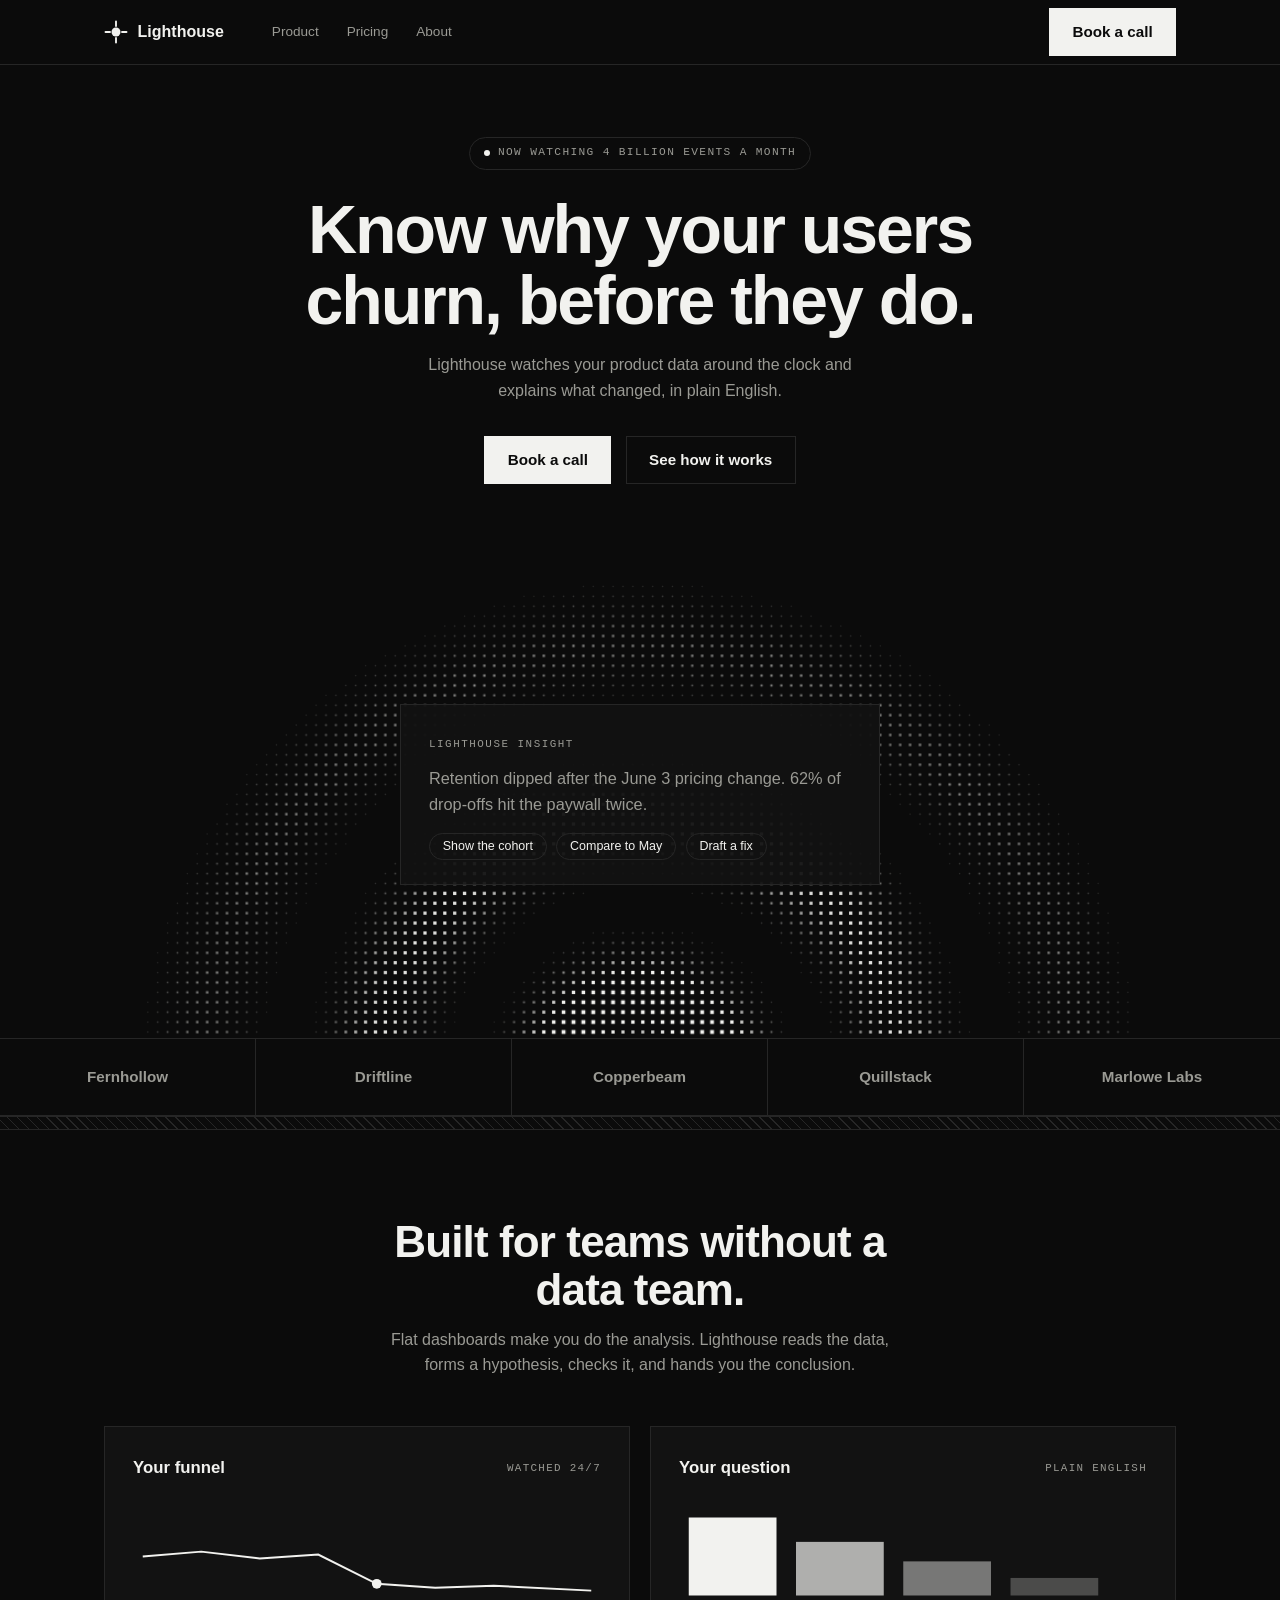
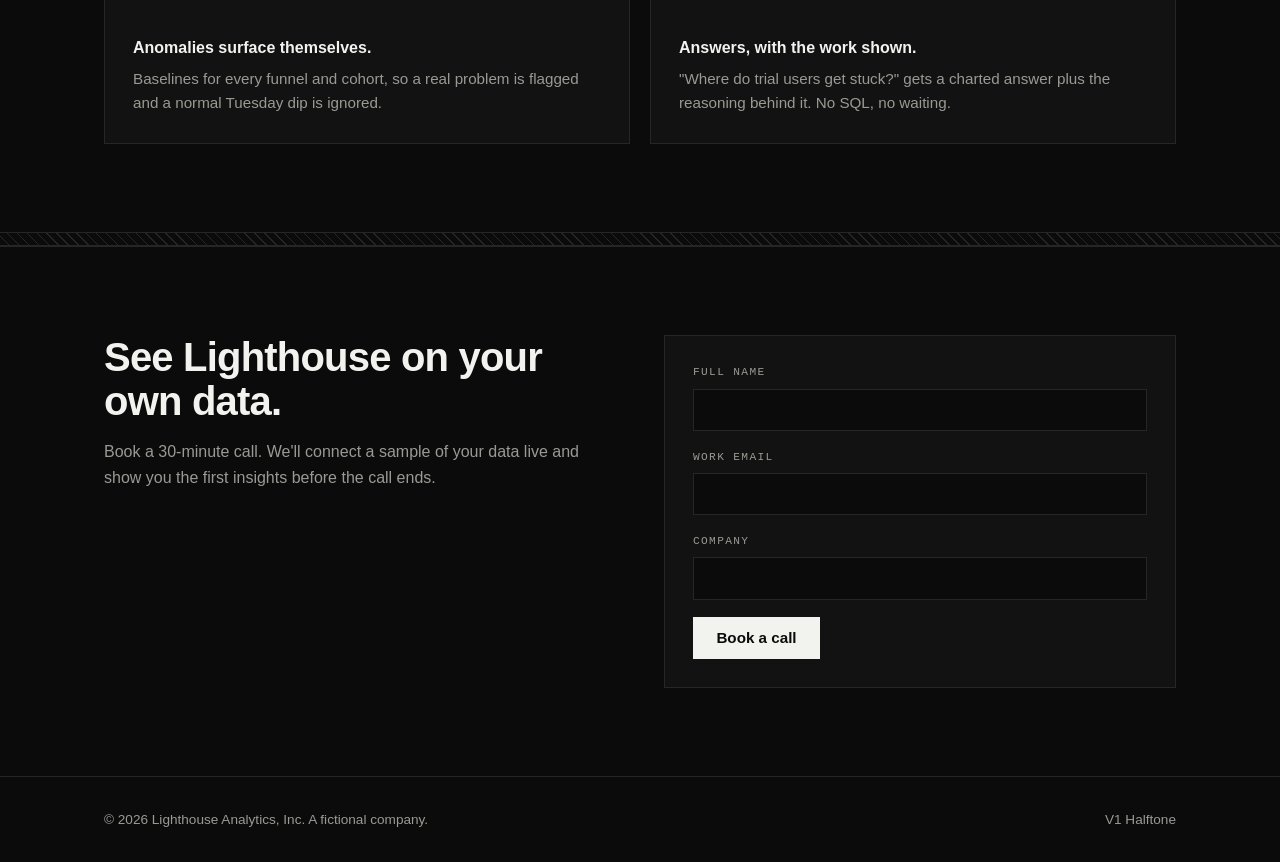
<file: redesign/v1.html>
<!DOCTYPE html>
<html lang="en">
<head>
<meta charset="UTF-8">
<meta name="viewport" content="width=device-width, initial-scale=1.0">
<title>Lighthouse | V1 Halftone</title>
<style>
  :root {
    --bg: #0b0b0b;
    --panel: #121212;
    --ink: #f2f2ef;
    --dim: #9a9a94;
    --line: #262626;
    --font: ui-sans-serif, -apple-system, "Segoe UI", Roboto, "Helvetica Neue", Arial, sans-serif;
    --mono: ui-monospace, Consolas, "Cascadia Mono", monospace;
  }
  * { box-sizing: border-box; }
  body { margin: 0; background: var(--bg); color: var(--ink); font-family: var(--font); line-height: 1.6; }
  img, svg, canvas { max-width: 100%; display: block; }
  a { color: inherit; }
  .container { max-width: 1120px; margin-inline: auto; padding-inline: 1.5rem; }

  /* Hatched divider, borrowed from the reference's diagonal strips */
  .hatch {
    height: 14px;
    border-block: 1px solid var(--line);
    background: repeating-linear-gradient(45deg, transparent 0 6px, var(--line) 6px 7px);
  }

  /* Nav */
  nav { border-bottom: 1px solid var(--line); }
  nav .container { display: flex; align-items: center; gap: 2rem; height: 64px; }
  .brand { display: flex; align-items: center; gap: 0.6rem; font-weight: 700; text-decoration: none; }
  .brand svg { width: 24px; height: 24px; }
  .links { display: flex; gap: 1.75rem; margin-left: 1rem; }
  .links a { color: var(--dim); text-decoration: none; font-size: 0.85rem; }
  .links a:hover { color: var(--ink); }
  .nav-cta { margin-left: auto; }

  .btn {
    display: inline-block; padding: 0.7rem 1.4rem; font-weight: 600; font-size: 0.95rem;
    text-decoration: none; border: 1px solid var(--ink); cursor: pointer;
    background: var(--ink); color: var(--bg); font-family: inherit;
    transition: transform 0.1s ease, opacity 0.15s ease;
  }
  .btn:hover { opacity: 0.85; }
  .btn:active { transform: translateY(1px); }
  .btn.ghost { background: transparent; color: var(--ink); border-color: var(--line); }
  .btn.ghost:hover { border-color: var(--dim); opacity: 1; }

  /* Hero */
  .hero { text-align: center; padding: 4.5rem 1.5rem 0; }
  .badge {
    display: inline-flex; align-items: center; gap: 0.5rem;
    font-family: var(--mono); font-size: 0.7rem; letter-spacing: 0.12em; text-transform: uppercase;
    color: var(--dim); border: 1px solid var(--line); padding: 0.4rem 0.9rem; border-radius: 999px;
  }
  .badge::before { content: ""; width: 6px; height: 6px; border-radius: 50%; background: var(--ink); }
  h1 {
    font-size: clamp(2.5rem, 6vw, 4.25rem); line-height: 1.05; letter-spacing: -0.03em;
    margin: 1.5rem auto 1rem; max-width: 18ch; font-weight: 650;
  }
  .hero p { color: var(--dim); max-width: 52ch; margin: 0 auto 2rem; }
  .hero-actions { display: flex; gap: 0.9rem; justify-content: center; flex-wrap: wrap; }

  /* Halftone dome + floating insight card */
  .dome-wrap { position: relative; margin-top: 3rem; }
  #dome { width: 100%; height: auto; }
  .insight-card {
    position: absolute; left: 50%; top: 34%; transform: translateX(-50%);
    width: min(480px, 88%); background: rgb(18 18 18 / 0.94); border: 1px solid var(--line);
    padding: 1.5rem 1.75rem; text-align: left;
  }
  .insight-card .tag { font-family: var(--mono); font-size: 0.68rem; letter-spacing: 0.14em; text-transform: uppercase; color: var(--dim); }
  .insight-card p { margin: 0.6rem 0 1rem; font-size: 1.02rem; }
  .chips { display: flex; gap: 0.6rem; flex-wrap: wrap; }
  .chip {
    font-size: 0.78rem; color: var(--ink); border: 1px solid var(--line);
    border-radius: 999px; padding: 0.35rem 0.8rem; background: transparent; cursor: pointer; font-family: inherit;
  }
  .chip:hover { border-color: var(--dim); }

  /* Logo strip */
  .logos { display: grid; grid-template-columns: repeat(5, 1fr); border-block: 1px solid var(--line); }
  .logos span {
    padding: 1.6rem 1rem; text-align: center; color: var(--dim); font-weight: 600;
    border-right: 1px solid var(--line); font-size: 0.95rem;
  }
  .logos span:last-child { border-right: none; }

  /* Features */
  .section { padding-block: 5.5rem; }
  .section-head { text-align: center; max-width: 60ch; margin: 0 auto 3rem; }
  .section-head h2 { font-size: clamp(1.9rem, 4vw, 2.75rem); letter-spacing: -0.02em; line-height: 1.1; margin: 0 0 0.75rem; }
  .section-head p { color: var(--dim); margin: 0; }
  .feature-pair { display: grid; grid-template-columns: 1fr 1fr; gap: 1.25rem; }
  .feature {
    border: 1px solid var(--line); background: var(--panel); padding: 1.75rem;
  }
  .feature .label { display: flex; justify-content: space-between; align-items: center; margin-bottom: 1rem; }
  .feature .label strong { font-size: 1.05rem; }
  .feature .label .tag { font-family: var(--mono); font-size: 0.68rem; color: var(--dim); letter-spacing: 0.12em; text-transform: uppercase; }
  .feature h3 { margin: 1.25rem 0 0.4rem; font-size: 1rem; }
  .feature p { color: var(--dim); margin: 0; font-size: 0.95rem; }

  /* Booking */
  .booking { border-top: 1px solid var(--line); }
  .booking .container { display: grid; grid-template-columns: 1fr 1fr; gap: 3rem; align-items: start; }
  .booking h2 { font-size: clamp(1.9rem, 4vw, 2.5rem); letter-spacing: -0.02em; line-height: 1.1; margin: 0 0 0.75rem; }
  .booking .lede { color: var(--dim); }
  form { border: 1px solid var(--line); background: var(--panel); padding: 1.75rem; }
  .field { margin-bottom: 1.1rem; }
  .field label { display: block; font-family: var(--mono); font-size: 0.7rem; letter-spacing: 0.12em; text-transform: uppercase; color: var(--dim); margin-bottom: 0.4rem; }
  .field input {
    width: 100%; padding: 0.7rem 0.9rem; background: var(--bg); border: 1px solid var(--line);
    color: var(--ink); font-family: inherit; font-size: 1rem;
  }
  .field input:focus { outline: 1px solid var(--ink); border-color: var(--ink); }
  .field .error { display: none; color: #e07a70; font-size: 0.8rem; margin: 0.3rem 0 0; }
  .field.invalid .error { display: block; }
  .field.invalid input { border-color: #e07a70; }
  .success { display: none; padding: 2rem; border: 1px solid var(--line); background: var(--panel); }
  .booking.done form { display: none; }
  .booking.done .success { display: block; }

  footer { border-top: 1px solid var(--line); padding: 2rem 0; }
  footer .container { display: flex; justify-content: space-between; flex-wrap: wrap; gap: 1rem; color: var(--dim); font-size: 0.85rem; }

  @media (prefers-reduced-motion: no-preference) {
    .reveal { opacity: 0; transform: translateY(16px); transition: opacity 0.6s ease, transform 0.6s ease; }
    .reveal.in { opacity: 1; transform: none; }
  }
  @media (max-width: 820px) {
    .links { display: none; }
    .logos { grid-template-columns: 1fr 1fr; }
    .logos span { border-bottom: 1px solid var(--line); }
    .feature-pair, .booking .container { grid-template-columns: 1fr; }
    .insight-card { position: static; transform: none; margin: -4rem auto 0; }
  }
</style>
</head>
<body>

<nav>
  <div class="container">
    <a class="brand" href="#">
      <svg viewBox="0 0 32 32" fill="none" aria-hidden="true">
        <circle cx="16" cy="16" r="6" fill="#f2f2ef"/>
        <path d="M16 2v6M16 24v6M2 16h6M24 16h6" stroke="#f2f2ef" stroke-width="2.5" stroke-linecap="round"/>
      </svg>
      Lighthouse
    </a>
    <div class="links">
      <a href="#">Product</a><a href="#">Pricing</a><a href="#">About</a>
    </div>
    <div class="nav-cta"><a class="btn" href="#book">Book a call</a></div>
  </div>
</nav>

<header class="hero">
  <span class="badge">Now watching 4 billion events a month</span>
  <h1>Know why your users churn, before they do.</h1>
  <p>Lighthouse watches your product data around the clock and explains what changed, in plain English.</p>
  <div class="hero-actions">
    <a class="btn" href="#book">Book a call</a>
    <a class="btn ghost" href="#features">See how it works</a>
  </div>
  <div class="dome-wrap">
    <canvas id="dome" width="1120" height="460" aria-hidden="true"></canvas>
    <div class="insight-card">
      <span class="tag">Lighthouse insight</span>
      <p>Retention dipped after the June 3 pricing change. 62% of drop-offs hit the paywall twice.</p>
      <div class="chips">
        <button class="chip" type="button">Show the cohort</button>
        <button class="chip" type="button">Compare to May</button>
        <button class="chip" type="button">Draft a fix</button>
      </div>
    </div>
  </div>
</header>

<div class="logos">
  <span>Fernhollow</span><span>Driftline</span><span>Copperbeam</span><span>Quillstack</span><span>Marlowe Labs</span>
</div>
<div class="hatch" aria-hidden="true"></div>

<section class="section" id="features">
  <div class="container">
    <div class="section-head reveal">
      <h2>Built for teams without a data team.</h2>
      <p>Flat dashboards make you do the analysis. Lighthouse reads the data, forms a hypothesis, checks it, and hands you the conclusion.</p>
    </div>
    <div class="feature-pair">
      <div class="feature reveal">
        <div class="label"><strong>Your funnel</strong><span class="tag">Watched 24/7</span></div>
        <svg viewBox="0 0 480 120" aria-hidden="true">
          <polyline points="10,60 70,55 130,62 190,58 250,88 310,92 370,90 470,95" fill="none" stroke="#f2f2ef" stroke-width="2"/>
          <circle cx="250" cy="88" r="5" fill="#f2f2ef"/>
        </svg>
        <h3>Anomalies surface themselves.</h3>
        <p>Baselines for every funnel and cohort, so a real problem is flagged and a normal Tuesday dip is ignored.</p>
      </div>
      <div class="feature reveal">
        <div class="label"><strong>Your question</strong><span class="tag">Plain English</span></div>
        <svg viewBox="0 0 480 120" aria-hidden="true">
          <rect x="10" y="20" width="90" height="80" fill="#f2f2ef"/>
          <rect x="120" y="45" width="90" height="55" fill="#f2f2ef" opacity="0.7"/>
          <rect x="230" y="65" width="90" height="35" fill="#f2f2ef" opacity="0.45"/>
          <rect x="340" y="82" width="90" height="18" fill="#f2f2ef" opacity="0.25"/>
        </svg>
        <h3>Answers, with the work shown.</h3>
        <p>"Where do trial users get stuck?" gets a charted answer plus the reasoning behind it. No SQL, no waiting.</p>
      </div>
    </div>
  </div>
</section>

<div class="hatch" aria-hidden="true"></div>

<section class="section booking" id="book">
  <div class="container">
    <div class="reveal">
      <h2>See Lighthouse on your own data.</h2>
      <p class="lede">Book a 30-minute call. We'll connect a sample of your data live and show you the first insights before the call ends.</p>
    </div>
    <div class="reveal">
      <form id="book-form" novalidate>
        <div class="field" data-required>
          <label for="v1-name">Full name</label>
          <input id="v1-name" type="text" autocomplete="name">
          <p class="error">Please enter your name.</p>
        </div>
        <div class="field" data-required>
          <label for="v1-email">Work email</label>
          <input id="v1-email" type="email" autocomplete="email">
          <p class="error">Please enter a valid email address.</p>
        </div>
        <div class="field" data-required>
          <label for="v1-company">Company</label>
          <input id="v1-company" type="text" autocomplete="organization">
          <p class="error">Please enter your company name.</p>
        </div>
        <button class="btn" type="submit">Book a call</button>
      </form>
      <div class="success">
        <strong>Request received.</strong>
        <p style="color: var(--dim); margin: 0.5rem 0 0;">We'll email you a few times within one business day.</p>
      </div>
    </div>
  </div>
</section>

<footer>
  <div class="container">
    <span>&copy; 2026 Lighthouse Analytics, Inc. A fictional company.</span>
    <span>V1 Halftone</span>
  </div>
</footer>

<script>
// Halftone dome: dot grid whose brightness follows concentric arcs, like a beacon sweep frozen mid-turn.
const canvas = document.getElementById("dome");
const ctx = canvas.getContext("2d");
const W = canvas.width, H = canvas.height;
const cx = W / 2, cy = H + 40;         // arc center sits below the canvas
const maxR = H + 20;
const gap = 9;                          // dot spacing

function draw(t) {
  ctx.clearRect(0, 0, W, H);
  for (let x = gap / 2; x < W; x += gap) {
    for (let y = gap / 2; y < H; y += gap) {
      const dx = x - cx, dy = y - cy;
      const r = Math.sqrt(dx * dx + dy * dy);
      if (r > maxR) continue;
      // Brightness: ring pattern + slow radial drift
      const ring = Math.sin(r / 26 - t / 900);
      const fade = 1 - r / maxR;
      const b = Math.max(0, ring * 0.5 + 0.5) * Math.sqrt(fade);
      if (b < 0.08) continue;
      ctx.fillStyle = "rgba(242,242,239," + Math.min(1, b * 1.35).toFixed(3) + ")";
      const size = 1 + b * 2.8;
      ctx.fillRect(x - size / 2, y - size / 2, size, size);
    }
  }
}

const reduceMotion = window.matchMedia("(prefers-reduced-motion: reduce)").matches;
if (reduceMotion) {
  draw(0);
} else {
  (function loop(t) { draw(t); requestAnimationFrame(loop); })(0);
}

// Booking form
const form = document.getElementById("book-form");
form.addEventListener("submit", (e) => {
  e.preventDefault();
  let ok = true;
  form.querySelectorAll(".field[data-required]").forEach((f) => {
    const input = f.querySelector("input");
    let good = input.value.trim() !== "";
    if (good && input.type === "email") good = /^[^\s@]+@[^\s@]+\.[^\s@]+$/.test(input.value.trim());
    f.classList.toggle("invalid", !good);
    if (!good) ok = false;
  });
  if (ok) document.querySelector(".booking").classList.add("done");
});

// Reveal on scroll
const io = new IntersectionObserver((es) => es.forEach((e) => {
  if (e.isIntersecting) { e.target.classList.add("in"); io.unobserve(e.target); }
}), { threshold: 0.15 });
document.querySelectorAll(".reveal").forEach((el) => io.observe(el));
</script>
</body>
</html>
</file>
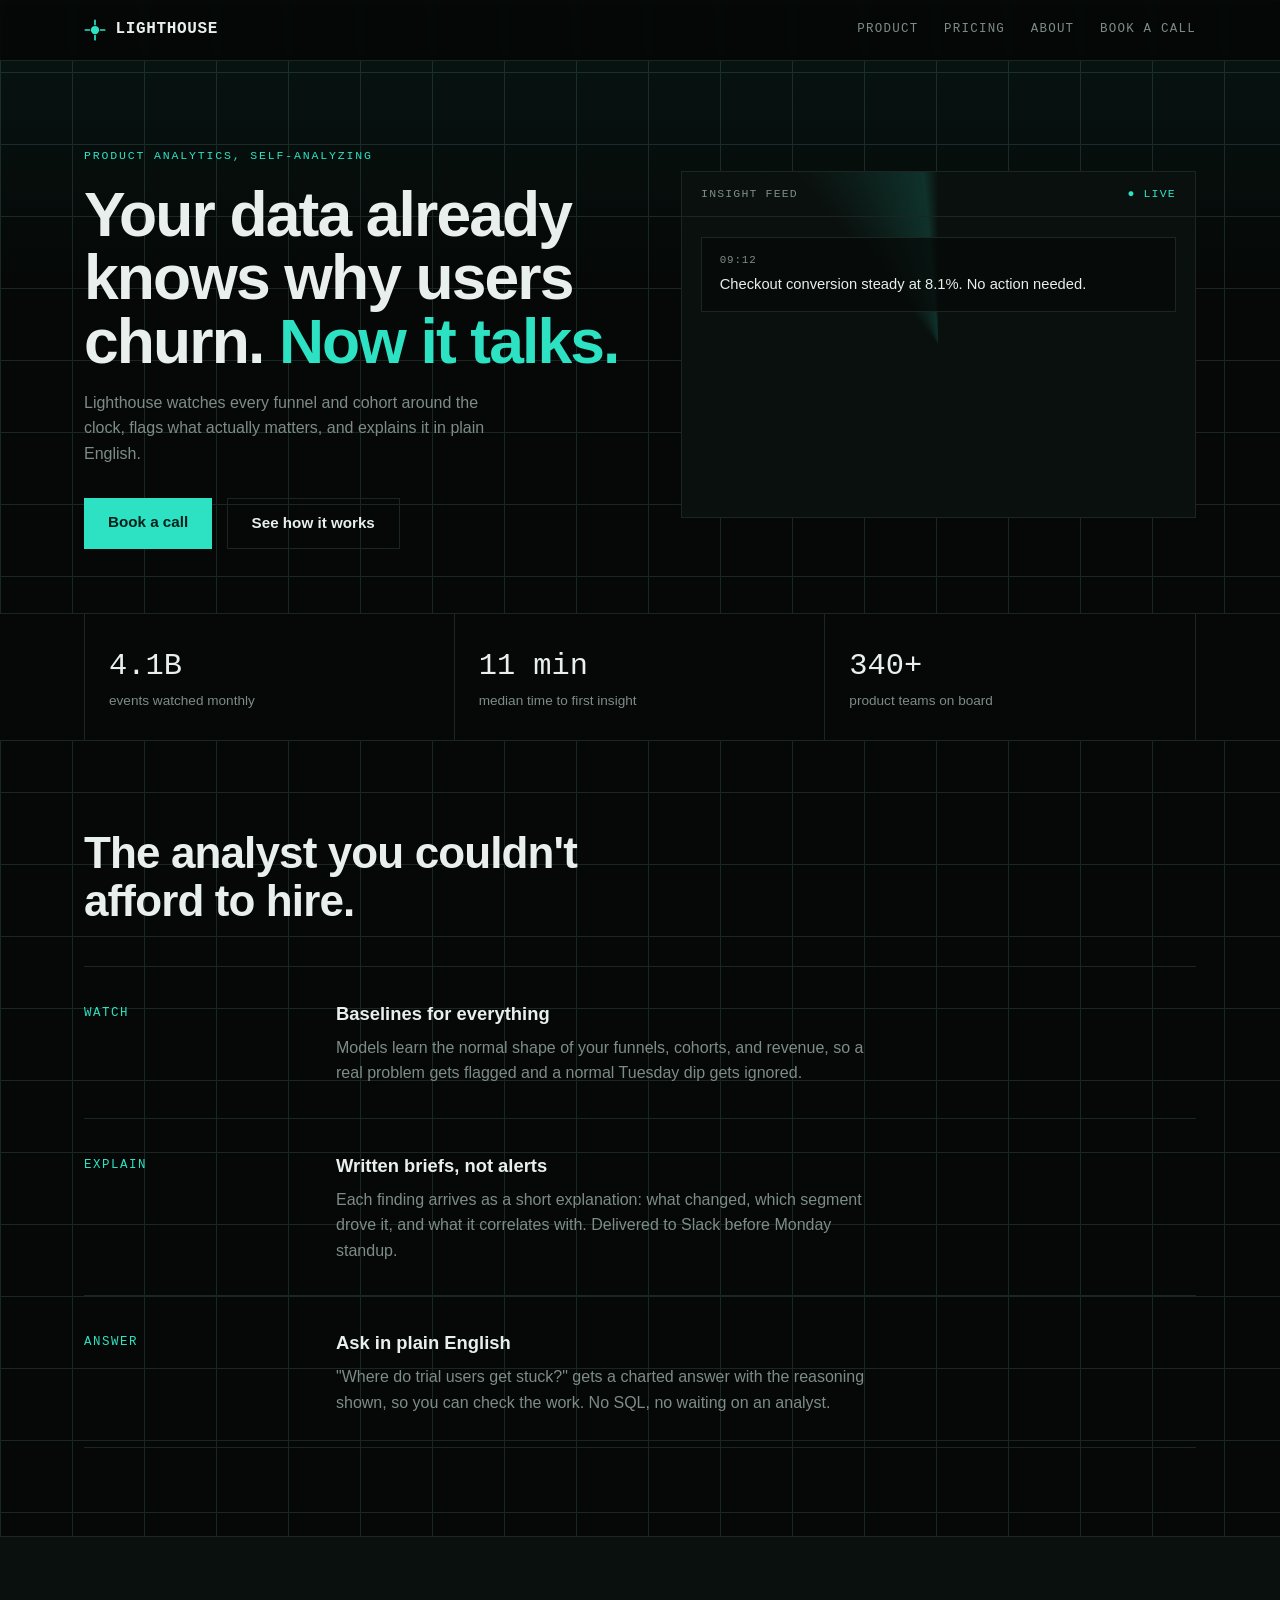
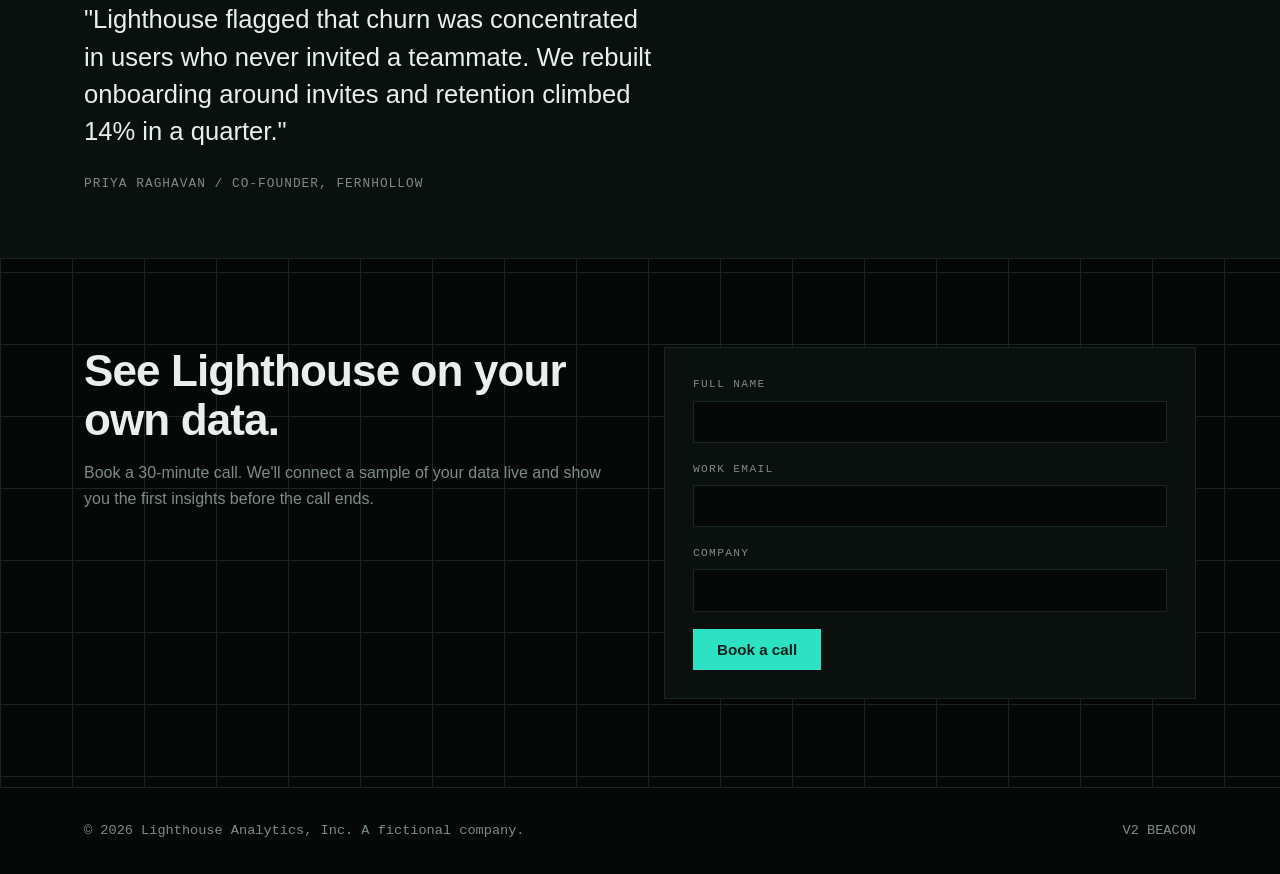
<file: redesign/v2.html>
<!DOCTYPE html>
<html lang="en">
<head>
<meta charset="UTF-8">
<meta name="viewport" content="width=device-width, initial-scale=1.0">
<title>Lighthouse | V2 Beacon</title>
<style>
  :root {
    --bg: #050807;
    --panel: #0a100e;
    --ink: #e8efec;
    --dim: #7d8c87;
    --line: #1a2622;
    --accent: #2de2c3;
    --font: ui-sans-serif, -apple-system, "Segoe UI", Roboto, "Helvetica Neue", Arial, sans-serif;
    --mono: ui-monospace, Consolas, "Cascadia Mono", monospace;
  }
  * { box-sizing: border-box; }
  body {
    margin: 0; color: var(--ink); font-family: var(--font); line-height: 1.6;
    background: var(--bg);
    background-image:
      linear-gradient(var(--line) 1px, transparent 1px),
      linear-gradient(90deg, var(--line) 1px, transparent 1px);
    background-size: 72px 72px;
  }
  img, svg { max-width: 100%; display: block; }
  a { color: inherit; }
  .container { max-width: 1160px; margin-inline: auto; padding-inline: 1.5rem; }

  nav { border-bottom: 1px solid var(--line); background: rgb(5 8 7 / 0.9); position: sticky; top: 0; z-index: 5; backdrop-filter: blur(6px); }
  nav .container { display: flex; align-items: center; gap: 2rem; height: 60px; }
  .brand { display: flex; align-items: center; gap: 0.6rem; font-weight: 700; text-decoration: none; font-family: var(--mono); letter-spacing: 0.04em; }
  .brand svg { width: 22px; height: 22px; }
  .links { display: flex; gap: 1.6rem; margin-left: auto; }
  .links a { color: var(--dim); text-decoration: none; font-family: var(--mono); font-size: 0.78rem; text-transform: uppercase; letter-spacing: 0.1em; }
  .links a:hover { color: var(--accent); }

  .btn {
    display: inline-block; padding: 0.75rem 1.5rem; font-weight: 700; font-size: 0.95rem;
    text-decoration: none; cursor: pointer; font-family: inherit; border: none;
    background: var(--accent); color: #04211b;
    transition: filter 0.15s ease, transform 0.1s ease;
  }
  .btn:hover { filter: brightness(1.12); }
  .btn:active { transform: translateY(1px); }
  .btn.ghost { background: transparent; color: var(--ink); border: 1px solid var(--line); }
  .btn.ghost:hover { border-color: var(--accent); color: var(--accent); filter: none; }

  /* Hero: left copy, right live feed panel */
  .hero { padding-block: 5rem 4rem; border-bottom: 1px solid var(--line); background: linear-gradient(180deg, rgb(45 226 195 / 0.05), transparent 40%); }
  .hero .container { display: grid; grid-template-columns: 1.05fr 1fr; gap: 3.5rem; align-items: center; }
  .kicker { font-family: var(--mono); font-size: 0.72rem; letter-spacing: 0.16em; text-transform: uppercase; color: var(--accent); }
  h1 { font-size: clamp(2.4rem, 5vw, 3.9rem); line-height: 1.02; letter-spacing: -0.03em; margin: 1rem 0; font-weight: 750; }
  h1 em { font-style: normal; color: var(--accent); }
  .hero p { color: var(--dim); max-width: 46ch; margin: 0 0 2rem; }
  .hero-actions { display: flex; gap: 0.9rem; flex-wrap: wrap; }

  /* Feed panel with beacon sweep */
  .panel { position: relative; border: 1px solid var(--line); background: var(--panel); overflow: hidden; }
  .sweep {
    position: absolute; inset: -40%; pointer-events: none; opacity: 0.16;
    background: conic-gradient(from 0deg, transparent 0 320deg, var(--accent) 355deg, transparent 360deg);
  }
  @media (prefers-reduced-motion: no-preference) {
    .sweep { animation: spin 9s linear infinite; }
    @keyframes spin { to { transform: rotate(360deg); } }
  }
  .panel-head { display: flex; justify-content: space-between; padding: 0.8rem 1.2rem; border-bottom: 1px solid var(--line); font-family: var(--mono); font-size: 0.72rem; letter-spacing: 0.1em; text-transform: uppercase; color: var(--dim); position: relative; }
  .live { color: var(--accent); }
  .feed { position: relative; padding: 1.2rem; display: flex; flex-direction: column; gap: 0.9rem; min-height: 300px; }
  .event { border: 1px solid var(--line); background: rgb(5 8 7 / 0.7); padding: 0.9rem 1.1rem; }
  .event .t { font-family: var(--mono); font-size: 0.68rem; color: var(--dim); letter-spacing: 0.08em; }
  .event .msg { font-size: 0.92rem; margin-top: 0.25rem; }
  .event.flag { border-left: 3px solid var(--accent); }
  .event.flag .msg strong { color: var(--accent); font-weight: 600; }

  /* Stat strip */
  .stats { border-bottom: 1px solid var(--line); background: var(--bg); }
  .stats .container { display: grid; grid-template-columns: repeat(3, 1fr); }
  .stat { padding: 1.75rem 1.5rem; border-right: 1px solid var(--line); }
  .stat:first-child { border-left: 1px solid var(--line); }
  .stat .n { font-family: var(--mono); font-size: 1.9rem; color: var(--ink); }
  .stat .l { color: var(--dim); font-size: 0.85rem; }

  /* Features as ledger rows */
  .section { padding-block: 5.5rem; }
  .section h2 { font-size: clamp(1.9rem, 4vw, 2.75rem); letter-spacing: -0.02em; line-height: 1.1; margin: 0 0 2.5rem; max-width: 24ch; }
  .rows { border-top: 1px solid var(--line); }
  .row { display: grid; grid-template-columns: 220px 1fr; gap: 2rem; padding: 2rem 0; border-bottom: 1px solid var(--line); }
  .row .k { font-family: var(--mono); font-size: 0.78rem; letter-spacing: 0.12em; text-transform: uppercase; color: var(--accent); padding-top: 0.3rem; }
  .row h3 { margin: 0 0 0.4rem; font-size: 1.15rem; }
  .row p { margin: 0; color: var(--dim); max-width: 62ch; }

  /* Quote */
  .quote { border-block: 1px solid var(--line); background: var(--panel); padding-block: 4rem; }
  .quote blockquote { margin: 0; font-size: clamp(1.2rem, 2.5vw, 1.6rem); line-height: 1.45; max-width: 40ch; }
  .quote .who { margin-top: 1.5rem; color: var(--dim); font-family: var(--mono); font-size: 0.8rem; letter-spacing: 0.08em; }

  /* Booking */
  .booking .container { display: grid; grid-template-columns: 1fr 1fr; gap: 3rem; align-items: start; }
  .booking h2 { margin-bottom: 0.75rem; }
  .booking .lede { color: var(--dim); }
  form { border: 1px solid var(--line); background: var(--panel); padding: 1.75rem; }
  .field { margin-bottom: 1.1rem; }
  .field label { display: block; font-family: var(--mono); font-size: 0.7rem; letter-spacing: 0.12em; text-transform: uppercase; color: var(--dim); margin-bottom: 0.4rem; }
  .field input { width: 100%; padding: 0.7rem 0.9rem; background: var(--bg); border: 1px solid var(--line); color: var(--ink); font-family: var(--mono); font-size: 0.95rem; }
  .field input:focus { outline: 1px solid var(--accent); border-color: var(--accent); }
  .field .error { display: none; color: #e07a70; font-size: 0.8rem; margin: 0.3rem 0 0; }
  .field.invalid .error { display: block; }
  .field.invalid input { border-color: #e07a70; }
  .success { display: none; padding: 2rem; border: 1px solid var(--accent); background: var(--panel); }
  .booking.done form { display: none; }
  .booking.done .success { display: block; }

  footer { border-top: 1px solid var(--line); padding: 2rem 0; background: var(--bg); }
  footer .container { display: flex; justify-content: space-between; flex-wrap: wrap; gap: 1rem; color: var(--dim); font-size: 0.85rem; font-family: var(--mono); }

  @media (max-width: 860px) {
    .links { display: none; }
    .hero .container, .booking .container { grid-template-columns: 1fr; }
    .stats .container { grid-template-columns: 1fr; }
    .stat { border-left: 1px solid var(--line); border-bottom: 1px solid var(--line); }
    .row { grid-template-columns: 1fr; gap: 0.5rem; }
  }
</style>
</head>
<body>

<nav>
  <div class="container">
    <a class="brand" href="#">
      <svg viewBox="0 0 32 32" fill="none" aria-hidden="true">
        <circle cx="16" cy="16" r="6" fill="#2de2c3"/>
        <path d="M16 2v6M16 24v6M2 16h6M24 16h6" stroke="#2de2c3" stroke-width="2.5" stroke-linecap="round"/>
      </svg>
      LIGHTHOUSE
    </a>
    <div class="links">
      <a href="#">Product</a><a href="#">Pricing</a><a href="#">About</a><a href="#book">Book a call</a>
    </div>
  </div>
</nav>

<header class="hero">
  <div class="container">
    <div>
      <span class="kicker">Product analytics, self-analyzing</span>
      <h1>Your data already knows why users churn. <em>Now it talks.</em></h1>
      <p>Lighthouse watches every funnel and cohort around the clock, flags what actually matters, and explains it in plain English.</p>
      <div class="hero-actions">
        <a class="btn" href="#book">Book a call</a>
        <a class="btn ghost" href="#work">See how it works</a>
      </div>
    </div>
    <div class="panel">
      <div class="sweep" aria-hidden="true"></div>
      <div class="panel-head"><span>Insight feed</span><span class="live">&#9679; live</span></div>
      <div class="feed" id="feed"></div>
    </div>
  </div>
</header>

<div class="stats">
  <div class="container">
    <div class="stat"><div class="n">4.1B</div><div class="l">events watched monthly</div></div>
    <div class="stat"><div class="n">11 min</div><div class="l">median time to first insight</div></div>
    <div class="stat"><div class="n">340+</div><div class="l">product teams on board</div></div>
  </div>
</div>

<section class="section" id="work">
  <div class="container">
    <h2>The analyst you couldn't afford to hire.</h2>
    <div class="rows">
      <div class="row">
        <span class="k">Watch</span>
        <div>
          <h3>Baselines for everything</h3>
          <p>Models learn the normal shape of your funnels, cohorts, and revenue, so a real problem gets flagged and a normal Tuesday dip gets ignored.</p>
        </div>
      </div>
      <div class="row">
        <span class="k">Explain</span>
        <div>
          <h3>Written briefs, not alerts</h3>
          <p>Each finding arrives as a short explanation: what changed, which segment drove it, and what it correlates with. Delivered to Slack before Monday standup.</p>
        </div>
      </div>
      <div class="row">
        <span class="k">Answer</span>
        <div>
          <h3>Ask in plain English</h3>
          <p>"Where do trial users get stuck?" gets a charted answer with the reasoning shown, so you can check the work. No SQL, no waiting on an analyst.</p>
        </div>
      </div>
    </div>
  </div>
</section>

<div class="quote">
  <div class="container">
    <blockquote>"Lighthouse flagged that churn was concentrated in users who never invited a teammate. We rebuilt onboarding around invites and retention climbed 14% in a quarter."</blockquote>
    <div class="who">PRIYA RAGHAVAN / CO-FOUNDER, FERNHOLLOW</div>
  </div>
</div>

<section class="section booking" id="book">
  <div class="container">
    <div>
      <h2>See Lighthouse on your own data.</h2>
      <p class="lede">Book a 30-minute call. We'll connect a sample of your data live and show you the first insights before the call ends.</p>
    </div>
    <div>
      <form id="book-form" novalidate>
        <div class="field" data-required>
          <label for="v2-name">Full name</label>
          <input id="v2-name" type="text" autocomplete="name">
          <p class="error">Please enter your name.</p>
        </div>
        <div class="field" data-required>
          <label for="v2-email">Work email</label>
          <input id="v2-email" type="email" autocomplete="email">
          <p class="error">Please enter a valid email address.</p>
        </div>
        <div class="field" data-required>
          <label for="v2-company">Company</label>
          <input id="v2-company" type="text" autocomplete="organization">
          <p class="error">Please enter your company name.</p>
        </div>
        <button class="btn" type="submit">Book a call</button>
      </form>
      <div class="success">
        <strong>Request received.</strong>
        <p style="color: var(--dim); margin: 0.5rem 0 0;">We'll email you a few times within one business day.</p>
      </div>
    </div>
  </div>
</section>

<footer>
  <div class="container">
    <span>&copy; 2026 Lighthouse Analytics, Inc. A fictional company.</span>
    <span>V2 BEACON</span>
  </div>
</footer>

<script>
// Insight feed: events cycle in like a monitoring console.
const EVENTS = [
  { t: "09:12", msg: "Checkout conversion steady at 8.1%. No action needed.", flag: false },
  { t: "09:47", msg: "<strong>Flagged:</strong> mobile Safari conversion fell 9 points after the checkout redesign.", flag: true },
  { t: "10:03", msg: "Cohort week-2 retention tracking 3 points above baseline.", flag: false },
  { t: "10:31", msg: "<strong>Flagged:</strong> 62% of paywall drop-offs hit the limit twice before leaving.", flag: true },
  { t: "11:05", msg: "Weekly digest drafted. Review before it sends at 4pm.", flag: false }
];
const feed = document.getElementById("feed");
const reduceMotion = window.matchMedia("(prefers-reduced-motion: reduce)").matches;

function render(count) {
  feed.innerHTML = "";
  EVENTS.slice(0, count).forEach((e) => {
    const div = document.createElement("div");
    div.className = "event" + (e.flag ? " flag" : "");
    div.innerHTML = '<div class="t">' + e.t + '</div><div class="msg">' + e.msg + "</div>";
    feed.appendChild(div);
  });
}
if (reduceMotion) {
  render(EVENTS.length);
} else {
  let n = 1;
  render(n);
  setInterval(() => { n = n >= EVENTS.length ? 1 : n + 1; render(n); }, 2200);
}

// Booking form
const form = document.getElementById("book-form");
form.addEventListener("submit", (e) => {
  e.preventDefault();
  let ok = true;
  form.querySelectorAll(".field[data-required]").forEach((f) => {
    const input = f.querySelector("input");
    let good = input.value.trim() !== "";
    if (good && input.type === "email") good = /^[^\s@]+@[^\s@]+\.[^\s@]+$/.test(input.value.trim());
    f.classList.toggle("invalid", !good);
    if (!good) ok = false;
  });
  if (ok) document.querySelector(".booking").classList.add("done");
});
</script>
</body>
</html>
</file>
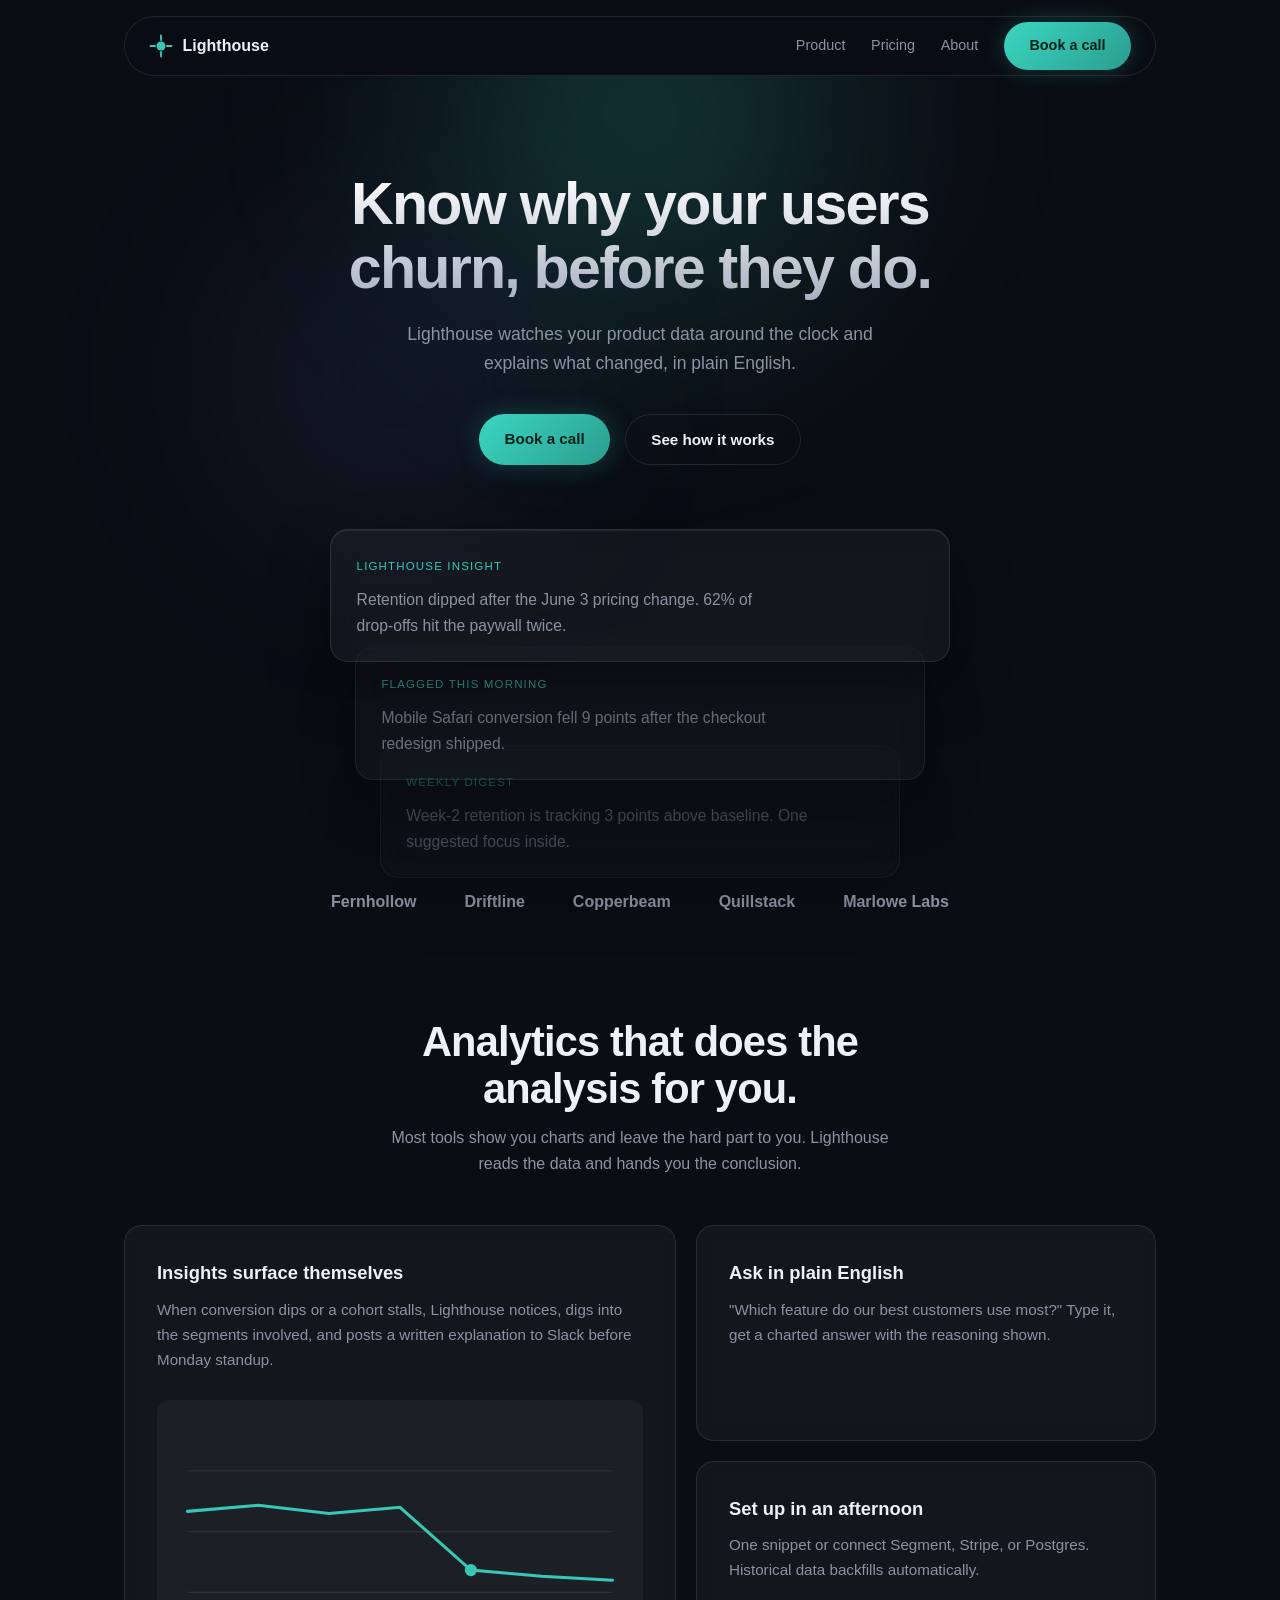
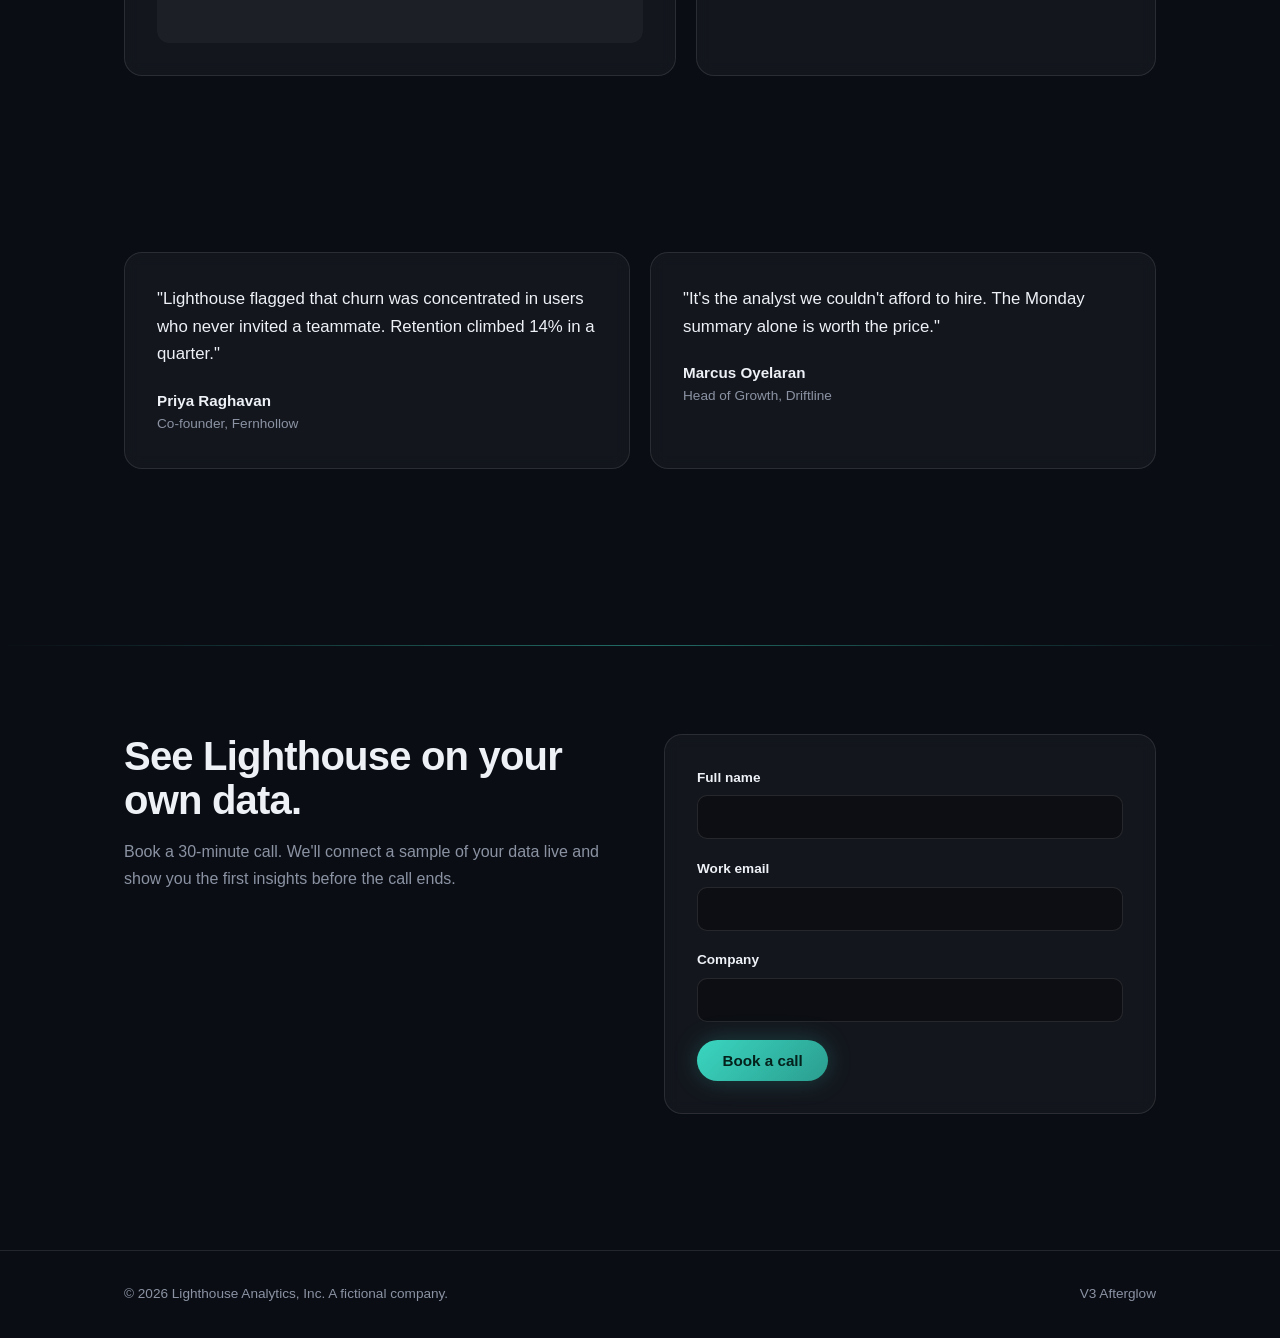
<file: redesign/v3.html>
<!DOCTYPE html>
<html lang="en">
<head>
<meta charset="UTF-8">
<meta name="viewport" content="width=device-width, initial-scale=1.0">
<title>Lighthouse | V3 Afterglow</title>
<style>
  :root {
    --bg: #0a0d14;
    --panel: rgb(255 255 255 / 0.04);
    --panel-line: rgb(255 255 255 / 0.1);
    --ink: #eef1f6;
    --dim: #8b93a3;
    --glow: #37c8b4;
    --font: ui-sans-serif, -apple-system, "Segoe UI", Roboto, "Helvetica Neue", Arial, sans-serif;
  }
  * { box-sizing: border-box; }
  body {
    margin: 0; color: var(--ink); font-family: var(--font); line-height: 1.65;
    background: var(--bg);
  }
  img, svg { max-width: 100%; display: block; }
  a { color: inherit; }
  .container { max-width: 1080px; margin-inline: auto; padding-inline: 1.5rem; }

  /* Aurora backdrop behind the hero */
  .aurora {
    position: absolute; inset: 0; overflow: hidden; pointer-events: none; z-index: -1;
  }
  .aurora::before, .aurora::after {
    content: ""; position: absolute; border-radius: 50%; filter: blur(90px);
  }
  .aurora::before {
    width: 640px; height: 640px; left: 50%; top: -280px; transform: translateX(-50%);
    background: radial-gradient(circle, rgb(55 200 180 / 0.28), transparent 65%);
  }
  .aurora::after {
    width: 480px; height: 480px; left: 12%; top: 60px;
    background: radial-gradient(circle, rgb(90 120 220 / 0.16), transparent 65%);
  }

  nav { position: sticky; top: 0; z-index: 5; }
  nav .inner {
    display: flex; align-items: center; gap: 2rem; height: 60px; margin-top: 1rem;
    padding-inline: 1.5rem; border-radius: 999px;
    background: rgb(10 13 20 / 0.75); border: 1px solid var(--panel-line);
    backdrop-filter: blur(12px);
  }
  .brand { display: flex; align-items: center; gap: 0.6rem; font-weight: 700; text-decoration: none; }
  .brand svg { width: 24px; height: 24px; }
  .links { display: flex; gap: 1.6rem; margin-left: auto; align-items: center; }
  .links a { color: var(--dim); text-decoration: none; font-size: 0.9rem; }
  .links a:hover { color: var(--ink); }
  .links a.btn { color: #04211b; }
  .links a.btn:hover { color: #04211b; }

  .btn {
    display: inline-block; padding: 0.75rem 1.6rem; font-weight: 600; font-size: 0.95rem;
    text-decoration: none; cursor: pointer; font-family: inherit; border: none; border-radius: 999px;
    background: linear-gradient(135deg, #3ad6c0, #2b9d8f); color: #04211b;
    box-shadow: 0 0 24px rgb(55 200 180 / 0.25);
    transition: box-shadow 0.2s ease, transform 0.1s ease;
  }
  .btn:hover { box-shadow: 0 0 36px rgb(55 200 180 / 0.4); }
  .btn:active { transform: translateY(1px); }
  .btn.ghost { background: transparent; color: var(--ink); border: 1px solid var(--panel-line); box-shadow: none; }
  .btn.ghost:hover { border-color: var(--dim); }

  /* Hero */
  .hero { position: relative; text-align: center; padding: 6rem 1.5rem 3rem; }
  h1 {
    font-size: clamp(2.4rem, 5.4vw, 3.7rem); line-height: 1.08; letter-spacing: -0.03em;
    margin: 0 auto 1.25rem; max-width: 22ch; font-weight: 650;
    background: linear-gradient(180deg, #ffffff, #a9b2c2);
    -webkit-background-clip: text; background-clip: text; color: transparent;
  }
  .hero p { color: var(--dim); max-width: 50ch; margin: 0 auto 2.25rem; font-size: 1.1rem; }
  .hero-actions { display: flex; gap: 0.9rem; justify-content: center; flex-wrap: wrap; }

  /* Floating glass insight stack */
  .stack { position: relative; max-width: 620px; margin: 4rem auto 0; min-height: 240px; }
  .glass {
    position: absolute; left: 0; right: 0; margin-inline: auto;
    border-radius: 18px; border: 1px solid var(--panel-line);
    background: var(--panel); backdrop-filter: blur(14px);
    box-shadow: inset 0 1px 0 rgb(255 255 255 / 0.08), 0 24px 60px rgb(0 0 0 / 0.4);
    padding: 1.4rem 1.6rem; text-align: left;
  }
  .glass .tag { font-size: 0.72rem; letter-spacing: 0.1em; text-transform: uppercase; color: var(--glow); }
  .glass p { margin: 0.5rem 0 0; font-size: 0.98rem; }
  .glass.g1 { top: 0; width: 100%; z-index: 3; }
  .glass.g2 { top: 118px; width: 92%; z-index: 2; opacity: 0.75; }
  .glass.g3 { top: 216px; width: 84%; z-index: 1; opacity: 0.45; }

  /* Logos */
  .logos { display: flex; justify-content: center; gap: 3rem; flex-wrap: wrap; padding: 4.5rem 1.5rem 1rem; color: var(--dim); font-weight: 600; }

  /* Bento features */
  .section { padding-block: 5.5rem; }
  .section-head { text-align: center; max-width: 58ch; margin: 0 auto 3rem; }
  .section-head h2 { font-size: clamp(1.9rem, 4vw, 2.6rem); letter-spacing: -0.02em; line-height: 1.12; margin: 0 0 0.75rem; }
  .section-head p { color: var(--dim); margin: 0; }
  .bento { display: grid; grid-template-columns: 1.2fr 1fr; gap: 1.25rem; }
  .cell {
    border-radius: 18px; border: 1px solid var(--panel-line); background: var(--panel);
    padding: 2rem; backdrop-filter: blur(8px);
  }
  .cell.tall { grid-row: span 2; display: flex; flex-direction: column; justify-content: space-between; }
  .cell h3 { margin: 0 0 0.5rem; font-size: 1.15rem; }
  .cell p { margin: 0; color: var(--dim); font-size: 0.95rem; }
  .cell .art { margin-top: 1.75rem; border-radius: 12px; overflow: hidden; }

  /* Quote */
  .quotes { display: grid; grid-template-columns: 1fr 1fr; gap: 1.25rem; }
  .quote {
    border-radius: 18px; border: 1px solid var(--panel-line); background: var(--panel);
    padding: 2rem; backdrop-filter: blur(8px);
  }
  .quote blockquote { margin: 0 0 1.25rem; font-size: 1.05rem; }
  .quote .who { color: var(--dim); font-size: 0.85rem; }
  .quote .who strong { color: var(--ink); display: block; font-size: 0.95rem; }

  /* Booking */
  .booking { position: relative; }
  .booking .glow-line {
    height: 1px; margin-bottom: 5.5rem;
    background: linear-gradient(90deg, transparent, rgb(55 200 180 / 0.5), transparent);
  }
  .booking .container { display: grid; grid-template-columns: 1fr 1fr; gap: 3rem; align-items: start; }
  .booking h2 { font-size: clamp(1.9rem, 4vw, 2.5rem); letter-spacing: -0.02em; line-height: 1.12; margin: 0 0 0.75rem; }
  .booking .lede { color: var(--dim); }
  form {
    border-radius: 18px; border: 1px solid var(--panel-line); background: var(--panel);
    padding: 2rem; backdrop-filter: blur(8px);
  }
  .field { margin-bottom: 1.15rem; }
  .field label { display: block; font-weight: 600; font-size: 0.85rem; margin-bottom: 0.4rem; }
  .field input {
    width: 100%; padding: 0.75rem 1rem; border-radius: 10px;
    background: rgb(0 0 0 / 0.3); border: 1px solid var(--panel-line);
    color: var(--ink); font-family: inherit; font-size: 1rem;
  }
  .field input:focus { outline: 2px solid var(--glow); outline-offset: 1px; border-color: var(--glow); }
  .field .error { display: none; color: #f0918a; font-size: 0.8rem; margin: 0.3rem 0 0; }
  .field.invalid .error { display: block; }
  .field.invalid input { border-color: #f0918a; }
  .success {
    display: none; padding: 2.5rem 2rem; text-align: center;
    border-radius: 18px; border: 1px solid var(--glow); background: var(--panel);
  }
  .booking.done form { display: none; }
  .booking.done .success { display: block; }

  footer { border-top: 1px solid var(--panel-line); padding: 2rem 0; margin-top: 3rem; }
  footer .container { display: flex; justify-content: space-between; flex-wrap: wrap; gap: 1rem; color: var(--dim); font-size: 0.85rem; }

  @media (prefers-reduced-motion: no-preference) {
    .glass { transition: transform 0.5s ease; }
    .stack:hover .g2 { transform: translateY(6px); }
    .stack:hover .g3 { transform: translateY(12px); }
    .reveal { opacity: 0; transform: translateY(16px); transition: opacity 0.6s ease, transform 0.6s ease; }
    .reveal.in { opacity: 1; transform: none; }
  }
  @media (max-width: 860px) {
    .links a:not(.btn) { display: none; }
    .bento, .quotes, .booking .container { grid-template-columns: 1fr; }
    .stack { min-height: 320px; }
  }
</style>
</head>
<body>

<nav>
  <div class="container">
    <div class="inner">
      <a class="brand" href="#">
        <svg viewBox="0 0 32 32" fill="none" aria-hidden="true">
          <circle cx="16" cy="16" r="6" fill="#37c8b4"/>
          <path d="M16 2v6M16 24v6M2 16h6M24 16h6" stroke="#37c8b4" stroke-width="2.5" stroke-linecap="round"/>
        </svg>
        Lighthouse
      </a>
      <div class="links">
        <a href="#">Product</a><a href="#">Pricing</a><a href="#">About</a>
        <a class="btn" href="#book">Book a call</a>
      </div>
    </div>
  </div>
</nav>

<header class="hero">
  <div class="aurora" aria-hidden="true"></div>
  <h1>Know why your users churn, before they do.</h1>
  <p>Lighthouse watches your product data around the clock and explains what changed, in plain English.</p>
  <div class="hero-actions">
    <a class="btn" href="#book">Book a call</a>
    <a class="btn ghost" href="#features">See how it works</a>
  </div>
  <div class="stack" aria-hidden="true">
    <div class="glass g1">
      <span class="tag">Lighthouse insight</span>
      <p>Retention dipped after the June 3 pricing change. 62% of drop-offs hit the paywall twice.</p>
    </div>
    <div class="glass g2">
      <span class="tag">Flagged this morning</span>
      <p>Mobile Safari conversion fell 9 points after the checkout redesign shipped.</p>
    </div>
    <div class="glass g3">
      <span class="tag">Weekly digest</span>
      <p>Week-2 retention is tracking 3 points above baseline. One suggested focus inside.</p>
    </div>
  </div>
</header>

<div class="logos">
  <span>Fernhollow</span><span>Driftline</span><span>Copperbeam</span><span>Quillstack</span><span>Marlowe Labs</span>
</div>

<section class="section" id="features">
  <div class="container">
    <div class="section-head reveal">
      <h2>Analytics that does the analysis for you.</h2>
      <p>Most tools show you charts and leave the hard part to you. Lighthouse reads the data and hands you the conclusion.</p>
    </div>
    <div class="bento">
      <div class="cell tall reveal">
        <div>
          <h3>Insights surface themselves</h3>
          <p>When conversion dips or a cohort stalls, Lighthouse notices, digs into the segments involved, and posts a written explanation to Slack before Monday standup.</p>
        </div>
        <div class="art">
          <svg viewBox="0 0 480 240" aria-hidden="true">
            <rect width="480" height="240" rx="12" fill="rgb(255 255 255 / 0.04)"/>
            <g stroke="rgb(255 255 255 / 0.08)"><line x1="30" y1="70" x2="450" y2="70"/><line x1="30" y1="130" x2="450" y2="130"/><line x1="30" y1="190" x2="450" y2="190"/></g>
            <polyline points="30,110 100,104 170,112 240,106 310,168 380,174 450,178" fill="none" stroke="#37c8b4" stroke-width="3" stroke-linecap="round"/>
            <circle cx="310" cy="168" r="6" fill="#37c8b4"/>
          </svg>
        </div>
      </div>
      <div class="cell reveal">
        <h3>Ask in plain English</h3>
        <p>"Which feature do our best customers use most?" Type it, get a charted answer with the reasoning shown.</p>
      </div>
      <div class="cell reveal">
        <h3>Set up in an afternoon</h3>
        <p>One snippet or connect Segment, Stripe, or Postgres. Historical data backfills automatically.</p>
      </div>
    </div>
  </div>
</section>

<section class="section">
  <div class="container">
    <div class="quotes">
      <div class="quote reveal">
        <blockquote>"Lighthouse flagged that churn was concentrated in users who never invited a teammate. Retention climbed 14% in a quarter."</blockquote>
        <div class="who"><strong>Priya Raghavan</strong>Co-founder, Fernhollow</div>
      </div>
      <div class="quote reveal">
        <blockquote>"It's the analyst we couldn't afford to hire. The Monday summary alone is worth the price."</blockquote>
        <div class="who"><strong>Marcus Oyelaran</strong>Head of Growth, Driftline</div>
      </div>
    </div>
  </div>
</section>

<section class="section booking" id="book">
  <div class="glow-line" aria-hidden="true"></div>
  <div class="container">
    <div class="reveal">
      <h2>See Lighthouse on your own data.</h2>
      <p class="lede">Book a 30-minute call. We'll connect a sample of your data live and show you the first insights before the call ends.</p>
    </div>
    <div class="reveal">
      <form id="book-form" novalidate>
        <div class="field" data-required>
          <label for="v3-name">Full name</label>
          <input id="v3-name" type="text" autocomplete="name">
          <p class="error">Please enter your name.</p>
        </div>
        <div class="field" data-required>
          <label for="v3-email">Work email</label>
          <input id="v3-email" type="email" autocomplete="email">
          <p class="error">Please enter a valid email address.</p>
        </div>
        <div class="field" data-required>
          <label for="v3-company">Company</label>
          <input id="v3-company" type="text" autocomplete="organization">
          <p class="error">Please enter your company name.</p>
        </div>
        <button class="btn" type="submit">Book a call</button>
      </form>
      <div class="success">
        <strong>Request received.</strong>
        <p style="color: var(--dim); margin: 0.5rem 0 0;">We'll email you a few times within one business day.</p>
      </div>
    </div>
  </div>
</section>

<footer>
  <div class="container">
    <span>&copy; 2026 Lighthouse Analytics, Inc. A fictional company.</span>
    <span>V3 Afterglow</span>
  </div>
</footer>

<script>
// Booking form
const form = document.getElementById("book-form");
form.addEventListener("submit", (e) => {
  e.preventDefault();
  let ok = true;
  form.querySelectorAll(".field[data-required]").forEach((f) => {
    const input = f.querySelector("input");
    let good = input.value.trim() !== "";
    if (good && input.type === "email") good = /^[^\s@]+@[^\s@]+\.[^\s@]+$/.test(input.value.trim());
    f.classList.toggle("invalid", !good);
    if (!good) ok = false;
  });
  if (ok) document.querySelector(".booking").classList.add("done");
});

// Reveal on scroll
const io = new IntersectionObserver((es) => es.forEach((e) => {
  if (e.isIntersecting) { e.target.classList.add("in"); io.unobserve(e.target); }
}), { threshold: 0.15 });
document.querySelectorAll(".reveal").forEach((el) => io.observe(el));
</script>
</body>
</html>
</file>
<file: css/style.css>
/* ==========================================================================
   Lighthouse - shared stylesheet (V1 "Halftone" design language)
   Pure monochrome: near-black surfaces, off-white ink, no accent color.
   One file for all four pages. Design tokens up top, components below.
   ========================================================================== */

/* ---- Design tokens ---- */
:root {
  --bg: #0b0b0b;            /* near-black page background */
  --panel: #121212;         /* cards, form panels */
  --ink: #f2f2ef;           /* off-white text */
  --dim: #9a9a94;           /* secondary text */
  --line: #262626;          /* hairline borders */
  --error: #e07a70;

  /* Type scale */
  --text-sm: 0.875rem;
  --text-base: 1rem;
  --text-lg: 1.125rem;
  --text-xl: 1.375rem;
  --text-2xl: 1.75rem;
  --text-3xl: 2.25rem;

  --space-section: clamp(4rem, 9vw, 6.5rem);

  --font-sans: ui-sans-serif, -apple-system, "Segoe UI", Roboto, "Helvetica Neue", Arial, sans-serif;
  --font-mono: ui-monospace, Consolas, "Cascadia Mono", monospace;
}

/* ---- Base ---- */
*, *::before, *::after { box-sizing: border-box; }

body {
  margin: 0;
  font-family: var(--font-sans);
  font-size: var(--text-base);
  line-height: 1.6;
  color: var(--ink);
  background: var(--bg);
  -webkit-font-smoothing: antialiased;
}

img, svg, canvas { max-width: 100%; display: block; }

h1, h2, h3 { line-height: 1.12; letter-spacing: -0.02em; margin: 0 0 0.75rem; }
h1 { font-size: clamp(2.4rem, 5.5vw, 4rem); font-weight: 650; }
h2 { font-size: clamp(1.75rem, 3.5vw, var(--text-3xl)); }
h3 { font-size: var(--text-xl); }

p { margin: 0 0 1rem; }
p.lede { font-size: var(--text-lg); color: var(--dim); max-width: 62ch; }

a { color: var(--ink); }

/* Small uppercase mono label, used sparingly */
.tag {
  font-family: var(--font-mono);
  font-size: 0.68rem;
  letter-spacing: 0.14em;
  text-transform: uppercase;
  color: var(--dim);
}

/* ---- Layout helpers ---- */
.container {
  max-width: 1120px;
  margin-inline: auto;
  padding-inline: 1.25rem;
}

.section { padding-block: var(--space-section); }

.section-header { max-width: 62ch; margin-bottom: 3rem; }
.section-header p { color: var(--dim); }
.section-header.centered { margin-inline: auto; text-align: center; }

/* Hatched divider between major sections */
.hatch {
  height: 14px;
  border-block: 1px solid var(--line);
  background: repeating-linear-gradient(45deg, transparent 0 6px, var(--line) 6px 7px);
}

/* ---- Buttons (sharp, monochrome) ---- */
.btn {
  display: inline-block;
  padding: 0.75rem 1.5rem;
  border: 1px solid var(--ink);
  font-size: var(--text-base);
  font-weight: 600;
  font-family: inherit;
  text-decoration: none;
  cursor: pointer;
  background: var(--ink);
  color: var(--bg);
  transition: opacity 0.15s ease, transform 0.1s ease;
}
.btn:hover { opacity: 0.85; }
.btn:active { transform: translateY(1px); }

.btn-ghost { background: transparent; color: var(--ink); border-color: var(--line); }
.btn-ghost:hover { border-color: var(--dim); opacity: 1; }

/* ---- Navigation ---- */
.site-nav {
  position: sticky;
  top: 0;
  z-index: 10;
  background: rgb(11 11 11 / 0.92);
  backdrop-filter: blur(8px);
  border-bottom: 1px solid var(--line);
}
.site-nav .container {
  display: flex;
  align-items: center;
  gap: 2rem;
  height: 64px;
}
.brand {
  display: flex;
  align-items: center;
  gap: 0.6rem;
  font-weight: 700;
  font-size: var(--text-lg);
  color: var(--ink);
  text-decoration: none;
  letter-spacing: -0.01em;
}
.brand svg { width: 26px; height: 26px; }

.nav-links {
  display: flex;
  align-items: center;
  gap: 1.75rem;
  margin-left: auto;
  list-style: none;
  padding: 0;
  margin-block: 0;
}
.nav-links a {
  color: var(--dim);
  text-decoration: none;
  font-weight: 500;
  font-size: 0.92rem;
}
.nav-links a:hover, .nav-links a[aria-current="page"] { color: var(--ink); }
.nav-links a.btn { color: var(--bg); }
.nav-links a.btn:hover { color: var(--bg); }

.nav-toggle {
  display: none;
  margin-left: auto;
  background: none;
  border: 1px solid var(--line);
  padding: 0.4rem 0.6rem;
  font-size: 1.1rem;
  cursor: pointer;
  color: var(--ink);
}

/* ---- Hero (centered, V1) ---- */
.hero { text-align: center; padding: 4.5rem 1.25rem 0; }
.badge {
  display: inline-flex;
  align-items: center;
  gap: 0.5rem;
  font-family: var(--font-mono);
  font-size: 0.7rem;
  letter-spacing: 0.12em;
  text-transform: uppercase;
  color: var(--dim);
  border: 1px solid var(--line);
  padding: 0.4rem 0.9rem;
  border-radius: 999px;
}
.badge::before { content: ""; width: 6px; height: 6px; border-radius: 50%; background: var(--ink); }
.hero h1 { max-width: 18ch; margin: 1.5rem auto 1rem; }
.hero > p { color: var(--dim); max-width: 52ch; margin: 0 auto 2rem; }
.hero-actions { display: flex; gap: 0.9rem; justify-content: center; flex-wrap: wrap; }

/* Halftone dome + floating insight card */
.dome-wrap { position: relative; margin-top: 3rem; max-width: 1120px; margin-inline: auto; }
#dome { width: 100%; height: auto; }
.insight-card {
  position: absolute;
  left: 50%;
  top: 34%;
  transform: translateX(-50%);
  width: min(480px, 88%);
  background: rgb(18 18 18 / 0.94);
  border: 1px solid var(--line);
  padding: 1.5rem 1.75rem;
  text-align: left;
}
.insight-card p { margin: 0.6rem 0 1rem; font-size: 1.02rem; }
.chips { display: flex; gap: 0.6rem; flex-wrap: wrap; }
.chip {
  font-size: 0.78rem;
  color: var(--ink);
  border: 1px solid var(--line);
  border-radius: 999px;
  padding: 0.35rem 0.8rem;
  background: transparent;
  cursor: pointer;
  font-family: inherit;
}
.chip:hover { border-color: var(--dim); }

/* ---- Logo strip (bordered cells) ---- */
.logo-strip { display: grid; grid-template-columns: repeat(5, 1fr); border-block: 1px solid var(--line); }
.logo-strip span {
  padding: 1.6rem 1rem;
  text-align: center;
  color: var(--dim);
  font-weight: 600;
  font-size: 0.95rem;
  border-right: 1px solid var(--line);
}
.logo-strip span:last-child { border-right: none; }

/* ---- Feature grid (asymmetric: one wide + two standard) ---- */
.feature-grid {
  display: grid;
  grid-template-columns: repeat(2, 1fr);
  gap: 1.25rem;
}
.feature-grid .feature-wide { grid-column: 1 / -1; }

.card {
  background: var(--panel);
  border: 1px solid var(--line);
  padding: 1.75rem;
}
.card h3 { margin-top: 1rem; font-size: var(--text-lg); }
.card p { color: var(--dim); margin-bottom: 0; font-size: 0.95rem; }
.feature-wide {
  display: grid;
  grid-template-columns: 1fr 1fr;
  gap: 2rem;
  align-items: center;
}

/* ---- Steps ---- */
.steps {
  display: grid;
  grid-template-columns: repeat(3, 1fr);
  border-top: 1px solid var(--line);
}
.step {
  padding: 2rem 2rem 0;
  border-right: 1px solid var(--line);
}
.step:first-child { padding-left: 0; }
.step:last-child { border-right: none; }
.step h3 { font-size: var(--text-lg); }
.step p { color: var(--dim); margin-bottom: 0; }

/* ---- Testimonials ---- */
.quotes {
  display: grid;
  grid-template-columns: 1.4fr 1fr;
  gap: 1.25rem;
}
.quote {
  background: var(--panel);
  border: 1px solid var(--line);
  padding: 2rem;
  display: flex;
  flex-direction: column;
  justify-content: space-between;
}
.quote blockquote { margin: 0 0 1.5rem; font-size: var(--text-lg); }
.quote .who { display: flex; align-items: center; gap: 0.75rem; }
.avatar {
  width: 42px;
  height: 42px;
  border-radius: 50%;
  background: var(--ink);
  color: var(--bg);
  font-weight: 700;
  display: grid;
  place-items: center;
  font-size: var(--text-sm);
}
.who .name { font-weight: 600; }
.who .role { color: var(--dim); font-size: var(--text-sm); }

/* ---- Booking form ---- */
.booking .container {
  display: grid;
  grid-template-columns: 1fr 1.1fr;
  gap: 3.5rem;
  align-items: start;
}
.booking-form {
  background: var(--panel);
  border: 1px solid var(--line);
  padding: 2rem;
}
.field { margin-bottom: 1.25rem; }
.field label {
  display: block;
  font-family: var(--font-mono);
  font-size: 0.7rem;
  letter-spacing: 0.12em;
  text-transform: uppercase;
  color: var(--dim);
  margin-bottom: 0.4rem;
}
.field input, .field select {
  width: 100%;
  padding: 0.7rem 0.9rem;
  font-size: var(--text-base);
  font-family: inherit;
  color: var(--ink);
  background: var(--bg);
  border: 1px solid var(--line);
}
.field select { appearance: none; }
.field input:focus, .field select:focus {
  outline: 1px solid var(--ink);
  border-color: var(--ink);
}
.field .error {
  display: none;
  color: var(--error);
  font-size: var(--text-sm);
  margin-top: 0.35rem;
}
.field.invalid .error { display: block; }
.field.invalid input, .field.invalid select { border-color: var(--error); }

.form-success { display: none; text-align: center; padding: 3rem 1rem; }
.form-success .glyph {
  width: 52px;
  height: 52px;
  margin: 0 auto 1rem;
  border-radius: 50%;
  background: var(--ink);
  color: var(--bg);
  display: grid;
  place-items: center;
}
.booking-form.submitted form { display: none; }
.booking-form.submitted .form-success { display: block; }

/* ---- Pricing ---- */
.pricing-grid {
  display: grid;
  grid-template-columns: repeat(3, 1fr);
  gap: 1.25rem;
  align-items: stretch;
}
.plan {
  background: var(--panel);
  border: 1px solid var(--line);
  padding: 2rem;
  display: flex;
  flex-direction: column;
}
.plan.featured { border: 2px solid var(--ink); }
.plan .plan-name { font-weight: 700; font-size: var(--text-lg); }
.plan .price { font-size: var(--text-3xl); font-weight: 700; letter-spacing: -0.02em; margin: 0.5rem 0 0.25rem; }
.plan .price small { font-size: var(--text-sm); font-weight: 500; color: var(--dim); font-family: var(--font-mono); }
.plan > p { color: var(--dim); font-size: 0.95rem; }
.plan ul { list-style: none; padding: 0; margin: 1.5rem 0; flex: 1; }
.plan li { padding: 0.45rem 0 0.45rem 1.6rem; position: relative; color: var(--dim); }
.plan li::before {
  content: "";
  position: absolute;
  left: 0;
  top: 0.85rem;
  width: 14px;
  height: 8px;
  border-left: 2px solid var(--ink);
  border-bottom: 2px solid var(--ink);
  transform: rotate(-45deg);
}

/* ---- FAQ accordion ---- */
.faq { max-width: 720px; }
.faq-item { border-bottom: 1px solid var(--line); }
.faq-item button {
  width: 100%;
  display: flex;
  justify-content: space-between;
  align-items: center;
  gap: 1rem;
  background: none;
  border: none;
  padding: 1.25rem 0;
  font: inherit;
  font-weight: 600;
  color: var(--ink);
  text-align: left;
  cursor: pointer;
}
.faq-item .chevron { transition: transform 0.2s ease; flex-shrink: 0; }
.faq-item.open .chevron { transform: rotate(180deg); }
.faq-answer { display: none; padding-bottom: 1.25rem; color: var(--dim); max-width: 60ch; }
.faq-item.open .faq-answer { display: block; }

/* ---- Product page alternating rows ---- */
.product-row {
  display: grid;
  grid-template-columns: 1fr 1fr;
  gap: 3.5rem;
  align-items: center;
  padding-block: 3rem;
}
.product-row.flip .row-art { order: -1; }
.product-row h2 { font-size: var(--text-2xl); }
.product-row p { color: var(--dim); max-width: 48ch; }
.row-art { border: 1px solid var(--line); background: var(--panel); }

/* ---- About / team ---- */
.team-grid {
  display: grid;
  grid-template-columns: repeat(4, 1fr);
  gap: 1.25rem;
}
.team-card .avatar {
  width: 72px;
  height: 72px;
  font-size: var(--text-lg);
  border-radius: 0;
  margin-bottom: 1rem;
}
.team-card .name { font-weight: 700; }
.team-card .role { color: var(--dim); font-size: var(--text-sm); }

.values { display: grid; grid-template-columns: repeat(3, 1fr); border-top: 1px solid var(--line); }

/* ---- CTA band (bordered panel, stays dark) ---- */
.cta-band { text-align: center; }
.cta-band .container {
  border: 1px solid var(--line);
  background: var(--panel);
  padding: 4rem 2rem;
}
.cta-band p { color: var(--dim); max-width: 50ch; margin-inline: auto; }
.cta-band .btn { margin-top: 1.25rem; }

/* ---- Footer ---- */
.site-footer { border-top: 1px solid var(--line); padding-block: 2.5rem; }
.site-footer .container {
  display: flex;
  justify-content: space-between;
  align-items: center;
  gap: 1.5rem;
  flex-wrap: wrap;
}
.site-footer p { margin: 0; color: var(--dim); font-size: var(--text-sm); }
.footer-links { display: flex; gap: 1.5rem; list-style: none; padding: 0; margin: 0; }
.footer-links a { color: var(--dim); text-decoration: none; font-size: var(--text-sm); }
.footer-links a:hover { color: var(--ink); }

/* ---- Scroll reveal (progressive enhancement, JS adds .revealed) ---- */
@media (prefers-reduced-motion: no-preference) {
  .reveal {
    opacity: 0;
    transform: translateY(18px);
    transition: opacity 0.6s ease, transform 0.6s ease;
  }
  .reveal.revealed { opacity: 1; transform: none; }
}

/* ---- Mobile ---- */
@media (max-width: 860px) {
  .booking .container,
  .feature-wide,
  .product-row { grid-template-columns: 1fr; gap: 2rem; }

  .product-row.flip .row-art { order: 0; }

  .feature-grid, .quotes, .pricing-grid { grid-template-columns: 1fr; }
  .steps, .values { grid-template-columns: 1fr; }
  .step { border-right: none; border-bottom: 1px solid var(--line); padding: 1.5rem 0; }
  .step:last-child { border-bottom: none; }

  .team-grid { grid-template-columns: repeat(2, 1fr); }

  .logo-strip { grid-template-columns: 1fr 1fr; }
  .logo-strip span { border-bottom: 1px solid var(--line); }

  .insight-card { position: static; transform: none; margin: -4rem auto 0; }

  .nav-toggle { display: block; }
  .nav-links {
    display: none;
    position: absolute;
    top: 64px;
    left: 0;
    right: 0;
    flex-direction: column;
    align-items: flex-start;
    gap: 0;
    background: var(--bg);
    border-bottom: 1px solid var(--line);
    padding: 0.5rem 1.25rem 1.25rem;
  }
  .nav-links.open { display: flex; }
  .nav-links li { width: 100%; }
  .nav-links a { display: block; padding: 0.75rem 0; }
  .nav-links a.btn { margin-top: 0.5rem; text-align: center; width: 100%; }
}
</file>
